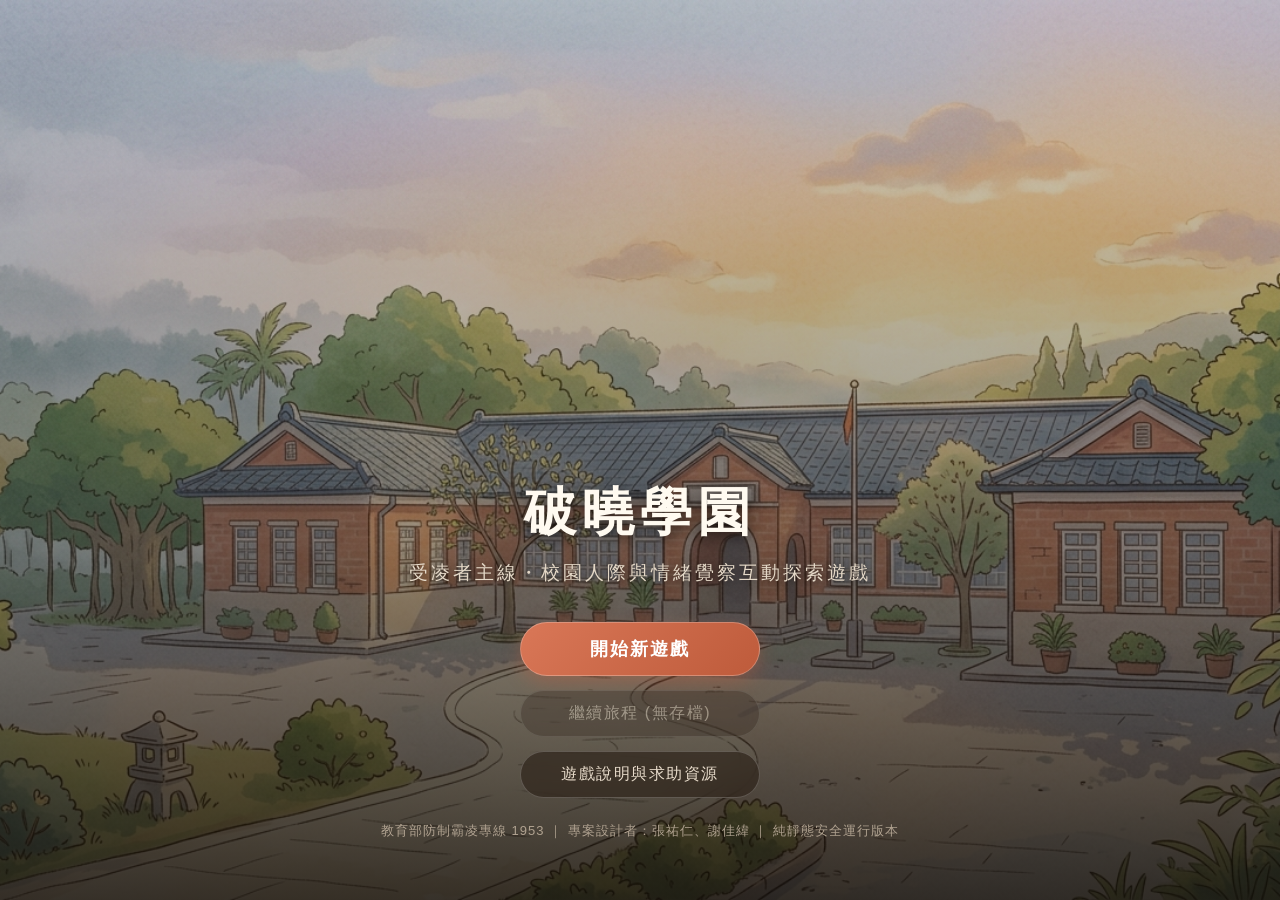
<file: index.html>
<!DOCTYPE html>
<html lang="zh-TW">
<head>
  <meta charset="UTF-8">
  <meta name="viewport" content="width=device-width, initial-scale=1.0, maximum-scale=1.0, user-scalable=no">
  <title>破曉學園 ｜ 校園人際與情緒覺察互動探索遊戲</title>
  <meta name="description" content="教育部防制校園霸凌教育互動探索遊戲，透過受凌者主線視角，引導情緒覺察、自我賦權與求助路徑。">
  <!-- 純淨無外連安全防護：無第三方追蹤器、無廣告代碼、零個資外洩 -->
  <meta http-equiv="Content-Security-Policy" content="default-src 'self' data: blob:; script-src 'self' 'unsafe-inline'; style-src 'self' 'unsafe-inline'; img-src 'self' data: blob:; media-src 'self' data: blob:; connect-src 'self' https://script.google.com https://script.googleusercontent.com data: blob:;">
  <meta http-equiv="X-Content-Type-Options" content="nosniff">
  <meta name="referrer" content="strict-origin-when-cross-origin">
  <link rel="stylesheet" href="style.css?v=20261028_v2">
</head>
<body>

  <!-- 主遊戲容器 (1024x768 保持高畫質繪本比例) -->
  <div id="game-wrapper">

    <!-- 1. 遊戲封面首頁 -->
    <div id="screen-cover" class="screen-panel active" style="background-image: url('角色/封面.png');">
      <div class="cover-content">
        <h1 class="cover-title">破曉學園</h1>
        <p class="cover-subtitle">受凌者主線・校園人際與情緒覺察互動探索遊戲</p>

        <div class="cover-buttons">
          <button id="btn-start-game" class="btn-main">開始新遊戲</button>
          <button id="btn-continue-game" class="btn-sub" disabled>繼續旅程 (無存檔)</button>
          <button id="btn-info" class="btn-sub">遊戲說明與求助資源</button>
        </div>

        <div class="cover-footer">
          教育部防制霸凌專線 1953 ｜ 專案設計者：張祐仁、謝佳緯 ｜ 純靜態安全運行版本
        </div>
      </div>
    </div>

    <!-- 2. 主角造型選擇頁 -->
    <div id="screen-select" class="screen-panel">
      <div class="select-header">
        <h2 class="select-title">選擇你在破曉學園的化身</h2>
        <p class="select-desc">三個角色劇情與數值完全一致，請選擇最符合你心境的外觀造型</p>
      </div>

      <div class="cards-container">
        <!-- 男孩卡片 -->
        <div class="character-card selected" data-gender="boy">
          <div class="card-portrait-box">
            <img src="角色/主角_男孩.png" alt="主角（男孩）" class="card-portrait-img">
          </div>
          <canvas id="preview-boy" class="card-preview-canvas" width="64" height="64"></canvas>
          <h3 class="card-name">主角（男孩）</h3>
          <p class="card-tags">深棕短髮 ｜ 米白制服<br>深藍短褲 ｜ 藍灰雙肩書包</p>
        </div>

        <!-- 女孩卡片 -->
        <div class="character-card" data-gender="girl">
          <div class="card-portrait-box">
            <img src="角色/主角_女孩.png" alt="主角（女孩）" class="card-portrait-img">
          </div>
          <canvas id="preview-girl" class="card-preview-canvas" width="64" height="64"></canvas>
          <h3 class="card-name">主角（女孩）</h3>
          <p class="card-tags">黑茶及肩短髮 ｜ 米白制服<br>深藍百褶裙 ｜ 藍灰雙肩書包</p>
        </div>

        <!-- 中性卡片 -->
        <div class="character-card" data-gender="neutral">
          <div class="card-portrait-box">
            <img src="角色/主角_中性.png" alt="主角（中性）" class="card-portrait-img">
          </div>
          <canvas id="preview-neutral" class="card-preview-canvas" width="64" height="64"></canvas>
          <h3 class="card-name">主角（中性）</h3>
          <p class="card-tags">俐落短髮 ｜ 拼色體育服<br>運動長褲 ｜ 輕快活力邁步</p>
        </div>
      </div>

      <div class="select-footer-actions">
        <button id="btn-back-to-cover" class="btn-sub">返回封面</button>
        <button id="btn-confirm-char" class="btn-main">就決定是你了，開始探索！</button>
      </div>
    </div>

    <!-- 3. 遊戲主畫面 (地圖探索 + HUD + 劇情對話) -->
    <div id="screen-game" class="screen-panel">

      <!-- 頂部五維數值面板 HUD (進入遊戲後才展開) -->
      <div id="hud-bar">
        <div class="hud-location-badge">
          <span id="hud-day" class="hud-day">Day 1 清晨自習</span>
          <span id="hud-scene-name" class="hud-scene-name">S3 班級教室</span>
        </div>

        <!-- 五維數值長條圖 (含增減數值兩秒浮動標籤) -->
        <div class="hud-stats-group">
          <!-- 壓力值 (核心預警) -->
          <div class="stat-item" title="壓力值：過高會引發心神緊繃，達100需進行深呼吸減壓">
            <div class="stat-item-header">
              <span class="stat-name-label">壓力值 <span id="delta-stress" class="stat-delta"></span></span>
              <span id="stat-val-stress">50 / 100</span>
            </div>
            <div class="stat-bar-track">
              <div id="stat-bar-stress" class="stat-bar-fill fill-stress stress-low" style="width: 50%;"></div>
            </div>
          </div>

          <!-- 同儕關係值 -->
          <div class="stat-item" title="同儕關係值">
            <div class="stat-item-header">
              <span class="stat-name-label">同儕關係值 <span id="delta-peer" class="stat-delta"></span></span>
              <span id="stat-val-peer">30 / 100</span>
            </div>
            <div class="stat-bar-track">
              <div id="stat-bar-peer" class="stat-bar-fill fill-peer" style="width: 30%;"></div>
            </div>
          </div>

          <!-- 勇氣值 -->
          <div class="stat-item" title="勇氣值">
            <div class="stat-item-header">
              <span class="stat-name-label">勇氣值 <span id="delta-courage" class="stat-delta"></span></span>
              <span id="stat-val-courage">40 / 100</span>
            </div>
            <div class="stat-bar-track">
              <div id="stat-bar-courage" class="stat-bar-fill fill-courage" style="width: 40%;"></div>
            </div>
          </div>

          <!-- 安全感 -->
          <div class="stat-item" title="安全感">
            <div class="stat-item-header">
              <span class="stat-name-label">安全感 <span id="delta-safety" class="stat-delta"></span></span>
              <span id="stat-val-safety">35 / 100</span>
            </div>
            <div class="stat-bar-track">
              <div id="stat-bar-safety" class="stat-bar-fill fill-safety" style="width: 35%;"></div>
            </div>
          </div>

          <!-- 自我肯定值 -->
          <div class="stat-item" title="自我肯定值">
            <div class="stat-item-header">
              <span class="stat-name-label">自我肯定值 <span id="delta-self" class="stat-delta"></span></span>
              <span id="stat-val-self">30 / 100</span>
            </div>
            <div class="stat-bar-track">
              <div id="stat-bar-self" class="stat-bar-fill fill-self" style="width: 30%;"></div>
            </div>
          </div>
        </div>

        <div class="hud-actions">
          <button id="btn-hud-trophy" class="btn-icon" title="隨時查看五維心靈成長雷達圖" style="background:#fff2d6; border-color:#d49b2d; font-size:16px;">🏆</button>
          <button id="btn-toggle-sound" class="btn-icon" title="切換音效">🔊</button>
          <button id="btn-save" class="btn-icon" title="存檔">💾</button>
          <button id="btn-home" class="btn-icon" title="返回首頁">🏠</button>
        </div>
      </div>

      <!-- 目標指引任務列 (含左上方動態指引黃色箭頭) -->
      <div id="quest-banner">
        <div id="hud-nav-compass" class="nav-compass" title="目標方向指針">
          <div id="nav-arrow-pointer" class="nav-arrow">▲</div>
        </div>
        <span class="quest-badge">🎯 目標指引</span>
        <span id="quest-text" class="quest-text">請依左上角黃色指針，前往發光的座位查看</span>
      </div>

      <!-- 2D 畫布探索視窗 -->
      <div id="canvas-viewport">
        <canvas id="game-canvas"></canvas>
        <div id="interact-prompt">按 [E] 或 [空白鍵] 互動</div>

        <!-- RPG 任務追蹤面板 (畫面右上角，支援收合/展開與點擊地面尋路導航) -->
        <div id="quest-tracker-panel" class="quest-tracker-panel">
          <button id="btn-toggle-quest-panel" class="btn-toggle-quest" title="收合/展開任務日誌">▶</button>
          <div id="quest-toggle-tooltip" class="quest-toggle-tooltip">👈 點此收合/展開</div>
          <div class="quest-panel-inner">
            <div class="quest-panel-header">
              <span class="quest-panel-title">📜 任務日誌・QUEST</span>
            </div>
            <div class="quest-main-section">
              <div class="quest-type-badge">◆ 主線任務</div>
              <div id="quest-tracker-title" class="quest-tracker-title">【主線一】清晨的惡意紙條</div>
              <div id="quest-tracker-desc" class="quest-tracker-desc">清晨教室格外寂靜，走回發光的個人座位，查看桌上被惡作劇留下的嘲笑紙條與垃圾。</div>
              <div class="quest-tracker-meta">
                <div id="quest-tracker-objective" class="quest-tracker-target">▶ 目標：走向座位並按 [E] 檢查</div>
                <div id="quest-tracker-location" class="quest-tracker-loc">▶ 地點：S3 班級教室 (發光處)</div>
              </div>
              <!-- 點擊開啟地面導航路線按鈕 -->
              <button id="btn-quest-navigate" class="btn-quest-navigate" title="在地面浮現前往目標的金色導航路徑">
                <span class="nav-btn-icon">📍</span>
                <span id="nav-btn-text">點擊開啟地面導航路線</span>
              </button>
            </div>
            <div class="quest-side-section">
              <div class="quest-side-badge">◇ 支線任務：校園自由探索</div>
              <div class="quest-side-desc">（目前暫無進行中支線任務）<br>可自由探索校園，或與操場、走廊的路人同學對話交流。</div>
            </div>
          </div>
        </div>
      </div>

      <!-- 行動裝置虛擬按鈕 -->
      <div id="mobile-controls">
        <div class="dpad">
          <div></div>
          <button class="dpad-btn" id="dpad-up">▲</button>
          <div></div>
          <button class="dpad-btn" id="dpad-left">◀</button>
          <div class="dpad-btn" style="background:transparent; border:none;"></div>
          <button class="dpad-btn" id="dpad-right">▶</button>
          <div></div>
          <button class="dpad-btn" id="dpad-down">▼</button>
          <div></div>
        </div>
        <button class="mobile-action-btn" id="btn-mobile-interact">互動</button>
      </div>

      <!-- 視覺小說對話與立繪圖層 -->
      <div id="dialogue-layer">
        <!-- 左右立繪特寫 -->
        <div class="portraits-stage">
          <!-- 左側：主角立繪 -->
          <div id="portrait-player" class="portrait-wrapper active">
            <img id="img-portrait-player" src="角色/主角_男孩.png" alt="主角" class="portrait-img">
          </div>
          <!-- 右側：NPC 立繪 -->
          <div id="portrait-npc" class="portrait-wrapper">
            <img id="img-portrait-npc" src="角色/同學甲.png" alt="對話對象" class="portrait-img">
          </div>
        </div>

        <!-- 對話框本體 -->
        <div class="dialogue-box">
          <div class="dialogue-header-bar">
            <div id="speaker-name" class="speaker-tag">同學甲</div>
          </div>

          <!-- 前情對話滾動回顧區（抉擇時刻顯示，可自由滾動查看） -->
          <div id="dialogue-history-container" class="dialogue-history-container" style="display: none;">
            <div class="dialogue-history-header">📜 前情對話回顧（可滑動查看完整情境）：</div>
            <div id="dialogue-history-list" class="dialogue-history-list"></div>
          </div>

          <div id="dialogue-content" class="dialogue-text">清晨的校園還有點昏暗。你走進教室，發現座位上有一張嘲笑你的紙條。</div>
          <div id="dialogue-prompt" class="dialogue-continue-prompt">點擊或按空白鍵繼續 ▼</div>

          <!-- 選項清單 (A, B, C) -->
          <div id="choices-container" class="choices-container">
            <!-- 動態插入選項 -->
          </div>

          <!-- 結算反饋與心靈小提醒 -->
          <div id="feedback-card" class="feedback-card">
            <div id="stat-changes-list" class="stat-changes-list"></div>
            <div id="mindful-tip-text" class="mindful-tip"></div>
          </div>
        </div>
      </div>

    </div>

    <!-- 4. 壓力過載 4-6 深呼吸減壓小遊戲 Modal -->
    <div id="modal-breathing" class="modal-backdrop">
      <div class="breathing-card">
        <h3 class="breathing-header">心靈停泊處・深呼吸調節</h3>
        <p id="breathing-dialogue" class="breathing-sub">「先坐下來，我們一起慢慢呼吸。你已經很努力了。」</p>

        <div class="breathing-circle-outer">
          <div id="breathing-bubble" class="breathing-circle-inner">吸氣</div>
        </div>

        <div id="breathing-status" class="breathing-progress-text">第 1 / 3 次深呼吸循環（吸氣 4 秒，吐氣 6 秒）</div>
        <button id="btn-finish-breathing" class="btn-main" style="display:none;">平復完成，重返校園</button>
      </div>
    </div>

    <!-- 4. 遊戲大結局結算全螢幕畫面 (精緻雷達圖 + 故事評級 + 數值總覽 + 求助資源) -->
    <div id="screen-ending" class="screen-panel">
      <div class="ending-container">
        <!-- 頂部榮譽標題 (右上角附帶快速返回遊戲按鈕) -->
        <div class="ending-header-section" style="position: relative;">
          <button id="btn-ending-close-x" class="btn-icon" title="關閉並返回遊戲" style="position: absolute; right: 0; top: 0; font-size: 16px; background: #fdf6ec; border-color: #ebdcc5;">✕</button>
          <div id="ending-badge" class="ending-badge">評估完成・陽光破曉</div>
          <h1 id="ending-title" class="ending-main-title">陽光破曉：走出陰霾</h1>
        </div>

        <!-- 雙欄布局：左側心靈故事與數值明細，右側大尺寸雷達圖 -->
        <div class="ending-content-grid">
          <div class="ending-left-col">
            <div class="ending-story-card">
              <h3 class="ending-section-title">🌱 旅程總結與心靈蛻變</h3>
              <p id="ending-story" class="ending-story-text">你在面對同儕困境時展現了勇氣，尋求值得信任的師長支援，重獲安全感與人際信任。</p>
            </div>

            <div class="ending-stats-summary-card">
              <h3 class="ending-section-title">📈 五維心理成長數值總覽</h3>
              <div id="ending-stats-breakdown" class="ending-breakdown-list">
                <!-- 動態注入各項數值條 -->
              </div>
            </div>
          </div>

          <div class="ending-right-col">
            <div class="ending-radar-wrapper">
              <div class="radar-box-title">📊 五維心靈成長雷達圖</div>
              <canvas id="ending-radar-chart" width="380" height="320"></canvas>
              <div class="radar-legend-text">✦ 綜合各指標數值繪製（放鬆度為 100 - 壓力值），呈現面對挑戰的心靈防護傘</div>
            </div>

            <!-- 每日心情日記 (五天橫向心靈時間軸) -->
            <div class="ending-mood-card">
              <div class="ending-section-title" style="margin-bottom: 12px; font-size: 16px;">📅 每日心情日記（五天心靈歷程）</div>
              <div id="ending-mood-timeline" class="ending-mood-timeline">
                <!-- 動態注入 5 天橫排表情與天數 -->
              </div>
            </div>
          </div>
        </div>

        <!-- 結算成果圖卡保存與 Gmail 寄送區塊 -->
        <div class="ending-export-card" style="display: none;">
          <div class="ending-export-header">
            <div class="ending-export-title">💌 收藏我的專屬心靈成長圖卡</div>
            <div class="ending-export-subtitle">將你的五維心靈雷達圖、專屬稱號、心理成長分數與五日心情日記合成為精緻圖卡，可免費寄送到你的 Gmail 信箱保存，或直接下載至裝置！</div>
          </div>
          
          <div class="ending-export-body">
            <!-- Gmail 發送表單 -->
            <div class="export-email-form">
              <div class="email-input-wrap">
                <span class="email-input-icon">📮</span>
                <input type="email" id="input-player-email" class="input-player-email" placeholder="請輸入你的 Gmail 信箱 (例如 student@gmail.com)" autocomplete="email" />
              </div>
              <button id="btn-send-email" class="btn-main btn-export-send">
                <span class="btn-send-icon">📧</span>
                <span id="btn-send-text">寄送成果到我的 Gmail</span>
              </button>
            </div>
            
            <div class="export-divider"><span>或</span></div>
            
            <!-- 本地直接下載按鈕 -->
            <button id="btn-download-card" class="btn-sub btn-export-download">
              <span class="btn-download-icon">📥</span>
              <span id="btn-download-text">直接下載成果圖卡 (PNG)</span>
            </button>
          </div>

          <!-- 寄送狀態即時提示 -->
          <div id="email-send-status" class="email-send-status" style="display: none;"></div>
          <div class="email-privacy-note">🔒 資安與個資保護承諾：本系統僅調用 Google 官方發信服務，寄完即焚，絕不保留、儲存你的 Email，安全無毒。</div>
        </div>

        <!-- 旅程進行中未通關提示 (通關後自動隱藏，展現圖卡領取卡片) -->
        <div id="ending-in-progress-tip" class="ending-in-progress-tip" style="display: none;">
          🔒 <strong>專屬心靈成長圖卡將於完成五日校園探索通關後正式解鎖</strong><br>
          你可以隨時點擊下方「返回遊戲繼續旅程」回到校園中操作與體驗！
        </div>

        <!-- 求助資源與溫暖陪伴 -->
        <div class="helplines-box">
          <div class="helplines-title">🤝 溫暖陪伴與求助資源（永遠有人願意接住你）</div>
          <div class="helpline-item">📞 <strong>教育部防制校園霸凌專線</strong>：1953（24 小時免付費）</div>
          <div class="helpline-item">📞 <strong>衛福部安心專線</strong>：1925（依舊愛我）</div>
          <div class="helpline-item">📞 <strong>兒童福利聯盟諮詢專線</strong>：0800-003-123</div>
        </div>

        <!-- 底部操作按鈕 -->
        <div class="ending-footer-actions">
          <button id="btn-ending-back-to-game" class="btn-sub" style="min-width: 180px; background:#e8f4fd; color:#1b65a5; border-color:#a8d1f2;">◀ 返回遊戲繼續旅程</button>
          <button id="btn-restart-game" class="btn-main" style="min-width: 200px;">重新體驗旅程</button>
          <button id="btn-ending-to-cover" class="btn-sub" style="min-width: 150px;">返回封面首頁</button>
        </div>
      </div>
    </div>

    <!-- 6. 專案說明與資安宣言 Modal -->
    <div id="modal-info" class="modal-backdrop">
      <div class="ending-card" style="max-width: 580px;">
        <h3 class="ending-title" style="font-size:24px; margin-bottom:16px;">《破曉學園》遊戲設計與理念</h3>
        <div style="font-size:14px; line-height:1.8; color:var(--text-sub); text-align:left; margin-bottom:20px;">
          <p>✦ <strong>教育目標</strong>：專為國小中高年級設計之校園探索遊戲，引導受凌學生在面對同儕壓力、言語嘲弄與孤立時，學習非暴力因應、自我情緒調節與尋求信任大人協助。</p>
          <p style="margin-top:8px;">✦ <strong>零資安風險保證</strong>：本遊戲為 100% 純前端靜態程式，不蒐集任何姓名、帳號或個人機敏資料，無病毒與惡意腳本，所有進度僅儲存於本地瀏覽器。</p>
          <p style="margin-top:8px;">✦ <strong>操作方式</strong>：鍵盤 W/A/S/D 或 方向鍵移動，靠近物件或同學按 [E] 或 [空白鍵] 互動；支援手機平板觸控。</p>
        </div>
        <button id="btn-close-info" class="btn-main" style="min-width:180px;">我知道了</button>
      </div>
    </div>

    <!-- 7. 跨天轉場與放學標題卡 Modal (黑底白字・放學鐘聲) -->
    <div id="modal-day-transition" class="transition-backdrop">
      <div class="transition-content">
        <div id="trans-badge" class="trans-badge">第一天・放學</div>
        <h2 id="trans-title" class="trans-title">下課鐘聲響起，今天辛苦了。</h2>
        <p id="trans-subtitle" class="trans-subtitle">收拾好書包，回家好好休息。</p>
        <div id="trans-hint" class="trans-hint">點擊任意處或按空白鍵繼續 ▼</div>
      </div>
    </div>

    <!-- 8. 每日放學轉場心情札記選擇 Modal (六宮格・上3下3去背表情) -->
    <div id="modal-mood-checkin" class="modal-backdrop">
      <div class="mood-checkin-card">
        <div class="mood-checkin-header">
          <span id="mood-checkin-badge" class="mood-checkin-badge">第一天・心靈沉澱</span>
          <h2 id="mood-checkin-title" class="mood-checkin-title">🌱 今天結束了・今天的心情是什麼呢？</h2>
          <p id="mood-checkin-desc" class="mood-checkin-desc">玩完今天的這段經歷，請點選一個最符合你今天感受的表情：</p>
        </div>

        <div id="mood-options-grid" class="mood-options-grid">
          <!-- 上排 3 個 + 下排 3 個去背表情按鈕 -->
          <button class="mood-btn" data-mood="sad" type="button" title="難過委屈">
            <img src="圖片/表情/mood_sad.png" alt="難過委屈" class="mood-btn-img" />
            <span class="mood-btn-name">難過委屈</span>
          </button>
          <button class="mood-btn" data-mood="anxious" type="button" title="緊張害怕">
            <img src="圖片/表情/mood_anxious.png" alt="緊張害怕" class="mood-btn-img" />
            <span class="mood-btn-name">緊張害怕</span>
          </button>
          <button class="mood-btn" data-mood="confused" type="button" title="有些迷茫">
            <img src="圖片/表情/mood_confused.png" alt="有些迷茫" class="mood-btn-img" />
            <span class="mood-btn-name">有些迷茫</span>
          </button>
          <button class="mood-btn" data-mood="relieved" type="button" title="感到安心">
            <img src="圖片/表情/mood_relieved.png" alt="感到安心" class="mood-btn-img" />
            <span class="mood-btn-name">感到安心</span>
          </button>
          <button class="mood-btn" data-mood="warm" type="button" title="溫暖釋懷">
            <img src="圖片/表情/mood_warm.png" alt="溫暖釋懷" class="mood-btn-img" />
            <span class="mood-btn-name">溫暖釋懷</span>
          </button>
          <button class="mood-btn" data-mood="brave" type="button" title="充滿勇氣">
            <img src="圖片/表情/mood_brave.png" alt="充滿勇氣" class="mood-btn-img" />
            <span class="mood-btn-name">充滿勇氣</span>
          </button>
        </div>
      </div>
    </div>

  </div>

  <!-- 載入劇本資料庫與核心遊戲邏輯 (含版本號保證快取即時更新) -->
  <script src="dialogues.js?v=20261024_v1"></script>
  <script src="game.js?v=20261028_v4"></script>
</body>
</html>
</file>
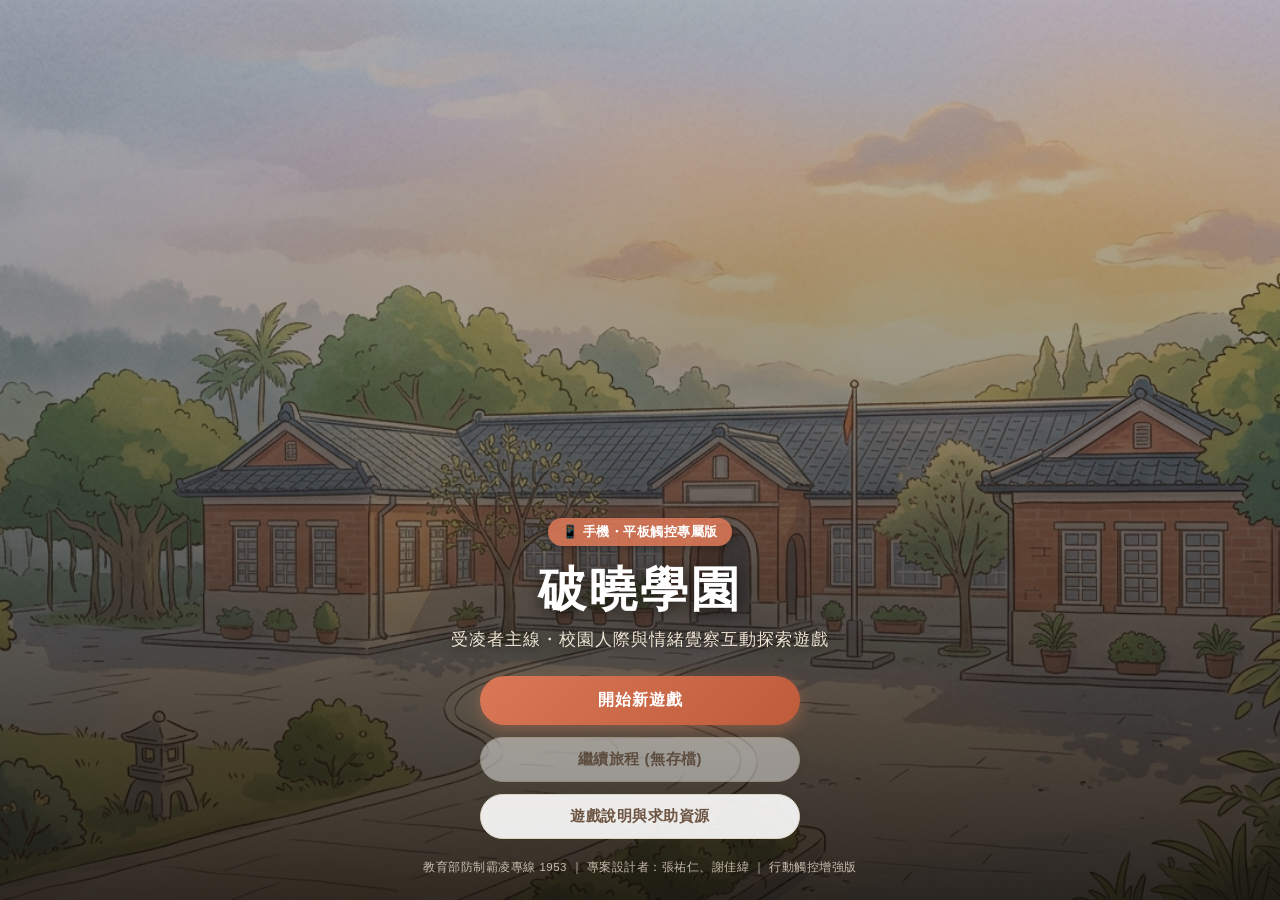
<file: mobile.html>
<!DOCTYPE html>
<html lang="zh-TW">
<head>
  <meta charset="UTF-8">
  <meta name="viewport" content="width=device-width, initial-scale=1.0, maximum-scale=1.0, user-scalable=no, viewport-fit=cover">
  <title>破曉學園 ｜ 手機與平板專用版</title>
  <meta name="description" content="教育部防制校園霸凌教育互動探索遊戲，手機與平板專屬觸控最佳化版本。">
  <!-- 純淨無外連安全防護：無第三方追蹤器、無廣告代碼、零個資外洩 -->
  <meta http-equiv="Content-Security-Policy" content="default-src 'self' data: blob:; script-src 'self' 'unsafe-inline'; style-src 'self' 'unsafe-inline'; img-src 'self' data: blob:; media-src 'self' data: blob:; connect-src 'self' https://script.google.com https://script.googleusercontent.com data: blob:;">
  <meta http-equiv="X-Content-Type-Options" content="nosniff">
  <meta name="referrer" content="strict-origin-when-cross-origin">
  <link rel="stylesheet" href="mobile.css?v=20261028_m1">
</head>
<body>

  <!-- 主遊戲容器 (全螢幕自適應視口) -->
  <div id="game-wrapper">

    <!-- 1. 遊戲封面首頁 -->
    <div id="screen-cover" class="screen-panel active" style="background-image: url('角色/封面.png');">
      <div class="cover-content">
        <div class="cover-device-badge">📱 手機・平板觸控專屬版</div>
        <h1 class="cover-title">破曉學園</h1>
        <p class="cover-subtitle">受凌者主線・校園人際與情緒覺察互動探索遊戲</p>

        <div class="cover-buttons">
          <button id="btn-start-game" class="btn-main">開始新遊戲</button>
          <button id="btn-continue-game" class="btn-sub" disabled>繼續旅程 (無存檔)</button>
          <button id="btn-info" class="btn-sub">遊戲說明與求助資源</button>
        </div>

        <div class="cover-footer">
          教育部防制霸凌專線 1953 ｜ 專案設計者：張祐仁、謝佳緯 ｜ 行動觸控增強版
        </div>
      </div>
    </div>

    <!-- 2. 主角造型選擇頁 (行動端自適應滾動與微縮排版) -->
    <div id="screen-select" class="screen-panel">
      <div class="select-header">
        <h2 class="select-title">選擇你在破曉學園的化身</h2>
        <p class="select-desc">請點選外觀（可雙擊卡片直接開始），三個角色劇情與數值完全一致</p>
      </div>

      <div class="cards-container">
        <!-- 男孩卡片 -->
        <div class="character-card selected" data-gender="boy">
          <div class="card-portrait-box">
            <img src="角色/主角_男孩.png" alt="主角（男孩）" class="card-portrait-img">
          </div>
          <canvas id="preview-boy" class="card-preview-canvas" width="64" height="64"></canvas>
          <h3 class="card-name">主角（男孩）</h3>
          <p class="card-tags">深棕短髮 ｜ 米白制服<br>深藍短褲 ｜ 藍灰雙肩書包</p>
          <div class="card-tap-hint">雙擊直接出發 ➜</div>
        </div>

        <!-- 女孩卡片 -->
        <div class="character-card" data-gender="girl">
          <div class="card-portrait-box">
            <img src="角色/主角_女孩.png" alt="主角（女孩）" class="card-portrait-img">
          </div>
          <canvas id="preview-girl" class="card-preview-canvas" width="64" height="64"></canvas>
          <h3 class="card-name">主角（女孩）</h3>
          <p class="card-tags">黑茶及肩短髮 ｜ 米白制服<br>深藍百褶裙 ｜ 藍灰雙肩書包</p>
          <div class="card-tap-hint">雙擊直接出發 ➜</div>
        </div>

        <!-- 中性卡片 -->
        <div class="character-card" data-gender="neutral">
          <div class="card-portrait-box">
            <img src="角色/主角_中性.png" alt="主角（中性）" class="card-portrait-img">
          </div>
          <canvas id="preview-neutral" class="card-preview-canvas" width="64" height="64"></canvas>
          <h3 class="card-name">主角（中性）</h3>
          <p class="card-tags">俐落短髮 ｜ 拼色體育服<br>運動長褲 ｜ 輕快活力邁步</p>
          <div class="card-tap-hint">雙擊直接出發 ➜</div>
        </div>
      </div>

      <div class="select-footer-actions">
        <button id="btn-back-to-cover" class="btn-sub">返回封面</button>
        <button id="btn-confirm-char" class="btn-main">就決定是你了，開始探索！</button>
      </div>
    </div>

    <!-- 3. 遊戲主畫面 (地圖探索 + HUD + 劇情對話) -->
    <div id="screen-game" class="screen-panel">

      <!-- 頂部五維數值面板 HUD (含行動端抽屜展開機制) -->
      <div id="hud-bar">
        <div class="hud-location-badge">
          <span id="hud-day" class="hud-day">Day 1 清晨自習</span>
          <span id="hud-scene-name" class="hud-scene-name">S3 班級教室</span>
        </div>

        <!-- 行動端精簡核心數值膠囊 (點擊可展開完整五維面板) -->
        <div id="hud-stress-capsule" class="hud-stress-capsule" title="點擊查看完整五維心理數值">
          <span class="capsule-label">壓力</span>
          <div class="capsule-bar-track">
            <div id="capsule-bar-fill" class="capsule-bar-fill fill-stress stress-low" style="width: 50%;"></div>
          </div>
          <span id="capsule-stress-val" class="capsule-val">50</span>
          <span class="capsule-expand-icon">▼</span>
        </div>

        <!-- 五維數值長條圖 (電腦/平板展開檢視) -->
        <div id="hud-stats-group" class="hud-stats-group">
          <!-- 壓力值 (核心預警) -->
          <div class="stat-item" title="壓力值：過高會引發心神緊繃，達100需進行深呼吸減壓">
            <div class="stat-item-header">
              <span class="stat-name-label">壓力值 <span id="delta-stress" class="stat-delta"></span></span>
              <span id="stat-val-stress">50 / 100</span>
            </div>
            <div class="stat-bar-track">
              <div id="stat-bar-stress" class="stat-bar-fill fill-stress stress-low" style="width: 50%;"></div>
            </div>
          </div>

          <!-- 同儕關係值 -->
          <div class="stat-item" title="同儕關係值">
            <div class="stat-item-header">
              <span class="stat-name-label">同儕關係值 <span id="delta-peer" class="stat-delta"></span></span>
              <span id="stat-val-peer">30 / 100</span>
            </div>
            <div class="stat-bar-track">
              <div id="stat-bar-peer" class="stat-bar-fill fill-peer" style="width: 30%;"></div>
            </div>
          </div>

          <!-- 勇氣值 -->
          <div class="stat-item" title="勇氣值">
            <div class="stat-item-header">
              <span class="stat-name-label">勇氣值 <span id="delta-courage" class="stat-delta"></span></span>
              <span id="stat-val-courage">40 / 100</span>
            </div>
            <div class="stat-bar-track">
              <div id="stat-bar-courage" class="stat-bar-fill fill-courage" style="width: 40%;"></div>
            </div>
          </div>

          <!-- 安全感 -->
          <div class="stat-item" title="安全感">
            <div class="stat-item-header">
              <span class="stat-name-label">安全感 <span id="delta-safety" class="stat-delta"></span></span>
              <span id="stat-val-safety">35 / 100</span>
            </div>
            <div class="stat-bar-track">
              <div id="stat-bar-safety" class="stat-bar-fill fill-safety" style="width: 35%;"></div>
            </div>
          </div>

          <!-- 自我肯定值 -->
          <div class="stat-item" title="自我肯定值">
            <div class="stat-item-header">
              <span class="stat-name-label">自我肯定值 <span id="delta-self" class="stat-delta"></span></span>
              <span id="stat-val-self">30 / 100</span>
            </div>
            <div class="stat-bar-track">
              <div id="stat-bar-self" class="stat-bar-fill fill-self" style="width: 30%;"></div>
            </div>
          </div>
        </div>

        <div class="hud-actions">
          <button id="btn-hud-trophy" class="btn-icon" title="隨時查看五維心靈成長雷達圖" style="background:#fff2d6; border-color:#d49b2d; font-size:16px;">🏆</button>
          <button id="btn-toggle-sound" class="btn-icon" title="切換音效">🔊</button>
          <button id="btn-home" class="btn-icon" title="返回首頁">🏠</button>
        </div>
      </div>

      <!-- 目標指引任務列 (含左上方動態指引黃色箭頭) -->
      <div id="quest-banner">
        <div id="hud-nav-compass" class="nav-compass" title="目標方向指針">
          <div id="nav-arrow-pointer" class="nav-arrow">▲</div>
        </div>
        <span class="quest-badge">🎯 目標指引</span>
        <span id="quest-text" class="quest-text">請依左上角黃色指針，前往發光的座位查看</span>
      </div>

      <!-- 2D 畫布探索視窗 (支援點擊地面尋路走動) -->
      <div id="canvas-viewport">
        <canvas id="game-canvas"></canvas>
        <div id="interact-prompt">靠近目標，點擊右下角【互動】</div>

        <!-- 點擊地面移動的波紋漣漪回饋指示器 -->
        <div id="tap-destination-indicator" class="tap-destination-indicator"></div>

        <!-- RPG 任務追蹤面板 (行動端支援收合/展開) -->
        <div id="quest-tracker-panel" class="quest-tracker-panel collapsed">
          <button id="btn-toggle-quest-panel" class="btn-toggle-quest" title="收合/展開任務日誌">📜</button>
          <div id="quest-toggle-tooltip" style="display: none;"></div>
          <div class="quest-panel-inner">
            <div class="quest-panel-header">
              <span class="quest-panel-title">📜 任務日誌・QUEST</span>
            </div>
            <div class="quest-main-section">
              <div class="quest-type-badge">◆ 主線任務</div>
              <div id="quest-tracker-title" class="quest-tracker-title">【主線一】清晨的惡意紙條</div>
              <div id="quest-tracker-desc" class="quest-tracker-desc">清晨教室格外寂靜，走回發光的個人座位，查看桌上被惡作劇留下的嘲笑紙條與垃圾。</div>
              <div class="quest-tracker-meta">
                <div id="quest-tracker-objective" class="quest-tracker-target">▶ 目標：走向座位並點擊【互動】檢查</div>
                <div id="quest-tracker-location" class="quest-tracker-loc">▶ 地點：S3 班級教室 (發光處)</div>
              </div>
              <!-- 點擊開啟地面導航路線按鈕 -->
              <button id="btn-quest-navigate" class="btn-quest-navigate" title="在地面浮現前往目標的金色導航路徑">
                <span class="nav-btn-icon">📍</span>
                <span id="nav-btn-text">點擊開啟地面導航路線</span>
              </button>
            </div>
            <div class="quest-side-section">
              <div class="quest-side-badge">◇ 觸控操作提示</div>
              <div class="quest-side-desc">👉 <strong>點擊地面任意處</strong>：主角自動走過去<br>🕹️ <strong>左下角方向鍵</strong>：按住或滑動控制移動<br>✨ <strong>右下角互動鍵</strong>：靠近發光點或同學即可對話</div>
            </div>
          </div>
        </div>
      </div>

      <!-- 行動裝置虛擬按鈕 (常駐支援平板與手機，滑動防暴衝) -->
      <div id="mobile-controls">
        <div class="dpad" id="virtual-dpad">
          <div></div>
          <button class="dpad-btn" id="dpad-up" data-dir="up">▲</button>
          <div></div>
          <button class="dpad-btn" id="dpad-left" data-dir="left">◀</button>
          <div class="dpad-center-pad">●</div>
          <button class="dpad-btn" id="dpad-right" data-dir="right">▶</button>
          <div></div>
          <button class="dpad-btn" id="dpad-down" data-dir="down">▼</button>
          <div></div>
        </div>
        <button class="mobile-action-btn" id="btn-mobile-interact">互動</button>
      </div>

      <!-- 視覺小說對話與立繪圖層 (行動端全螢幕點擊推進與滾動防切斷) -->
      <div id="dialogue-layer">
        <!-- 左右立繪特寫 -->
        <div class="portraits-stage">
          <!-- 左側：主角立繪 -->
          <div id="portrait-player" class="portrait-wrapper active">
            <img id="img-portrait-player" src="角色/主角_男孩.png" alt="主角" class="portrait-img">
          </div>
          <!-- 右側：NPC 立繪 -->
          <div id="portrait-npc" class="portrait-wrapper">
            <img id="img-portrait-npc" src="角色/同學甲.png" alt="對話對象" class="portrait-img">
          </div>
        </div>

        <!-- 對話框本體 (支援垂直滾動，確保選項 C 絕不被截斷) -->
        <div class="dialogue-box" id="dialogue-box">
          <div class="dialogue-header-bar">
            <div id="speaker-name" class="speaker-tag">同學甲</div>
          </div>

          <!-- 前情對話滾動回顧區（抉擇時刻顯示，可自由滾動查看） -->
          <div id="dialogue-history-container" class="dialogue-history-container" style="display: none;">
            <div class="dialogue-history-header">📜 前情對話回顧（可滑動查看完整情境）：</div>
            <div id="dialogue-history-list" class="dialogue-history-list"></div>
          </div>

          <div id="dialogue-content" class="dialogue-text">清晨的校園還有點昏暗。你走進教室，發現座位上有一張嘲笑你的紙條。</div>
          <div id="dialogue-prompt" class="dialogue-continue-prompt">點擊任意處繼續 ▼</div>

          <!-- 選項清單 (A, B, C) -->
          <div id="choices-container" class="choices-container">
            <!-- 動態插入選項 -->
          </div>

          <!-- 結算反饋與心靈小提醒 -->
          <div id="feedback-card" class="feedback-card">
            <div id="stat-changes-list" class="stat-changes-list"></div>
            <div id="mindful-tip-text" class="mindful-tip"></div>
          </div>
        </div>
      </div>

    </div>

    <!-- 4. 壓力過載 4-6 深呼吸減壓小遊戲 Modal -->
    <div id="modal-breathing" class="modal-backdrop">
      <div class="breathing-card">
        <h3 class="breathing-header">心靈停泊處・深呼吸調節</h3>
        <p id="breathing-dialogue" class="breathing-sub">「先坐下來，我們一起慢慢呼吸。你已經很努力了。」</p>

        <div class="breathing-circle-outer">
          <div id="breathing-bubble" class="breathing-circle-inner">吸氣</div>
        </div>

        <div id="breathing-status" class="breathing-progress-text">第 1 / 3 次深呼吸循環（吸氣 4 秒，吐氣 6 秒）</div>
        <button id="btn-finish-breathing" class="btn-main" style="display:none;">平復完成，重返校園</button>
      </div>
    </div>

    <!-- 5. 遊戲大結局結算全螢幕畫面 (行動端自適應單欄流 + 響應式雷達圖) -->
    <div id="screen-ending" class="screen-panel">
      <div class="ending-container">
        <!-- 頂部榮譽標題 (右上角附帶快速返回遊戲按鈕) -->
        <div class="ending-header-section" style="position: relative;">
          <button id="btn-ending-close-x" class="btn-icon" title="關閉並返回遊戲" style="position: absolute; right: 0; top: 0; font-size: 16px; background: #fdf6ec; border-color: #ebdcc5;">✕</button>
          <div id="ending-badge" class="ending-badge">評估完成・陽光破曉</div>
          <h1 id="ending-title" class="ending-main-title">陽光破曉：走出陰霾</h1>
        </div>

        <!-- 自適應單欄／雙欄排版 -->
        <div class="ending-content-grid">
          <div class="ending-left-col">
            <div class="ending-story-card">
              <h3 class="ending-section-title">🌱 旅程總結與心靈蛻變</h3>
              <p id="ending-story" class="ending-story-text">你在面對同儕困境時展現了勇氣，尋求值得信任的師長支援，重獲安全感與人際信任。</p>
            </div>

            <div class="ending-stats-summary-card">
              <h3 class="ending-section-title">📈 五維心理成長數值總覽</h3>
              <div id="ending-stats-breakdown" class="ending-breakdown-list">
                <!-- 動態注入各項數值條 -->
              </div>
            </div>
          </div>

          <div class="ending-right-col">
            <div class="ending-radar-wrapper">
              <div class="radar-box-title">📊 五維心靈成長雷達圖</div>
              <div class="radar-canvas-container">
                <canvas id="ending-radar-chart" width="380" height="320"></canvas>
              </div>
              <div class="radar-legend-text">✦ 綜合各指標數值繪製（放鬆度為 100 - 壓力值），呈現面對挑戰的心靈防護傘</div>
            </div>

            <!-- 每日心情日記 (支援觸控滑動) -->
            <div class="ending-mood-card">
              <div class="ending-section-title" style="margin-bottom: 12px; font-size: 16px;">📅 每日心情日記（五天心靈歷程）</div>
              <div class="timeline-scroll-wrapper">
                <div id="ending-mood-timeline" class="ending-mood-timeline">
                  <!-- 動態注入 5 天橫排表情與天數 -->
                </div>
              </div>
            </div>
          </div>
        </div>

        <!-- 結算成果圖卡保存與 Gmail 寄送區塊 (正式通關後自動解鎖) -->
        <div class="ending-export-card" style="display: none;">
          <div class="ending-export-header">
            <div class="ending-export-title">💌 收藏我的專屬心靈成長圖卡</div>
            <div class="ending-export-subtitle">將你的五維心靈雷達圖、專屬稱號、心理成長分數與五日心情日記合成為精緻圖卡，可免費寄送到你的 Gmail 信箱保存，或直接下載至裝置！</div>
          </div>
          
          <div class="ending-export-body">
            <!-- Gmail 發送表單 -->
            <div class="export-email-form">
              <div class="email-input-wrap">
                <span class="email-input-icon">📮</span>
                <input type="email" id="input-player-email" class="input-player-email" placeholder="請輸入你的 Gmail 信箱 (例如 student@gmail.com)" autocomplete="email" />
              </div>
              <button id="btn-send-email" class="btn-main btn-export-send">
                <span class="btn-send-icon">📧</span>
                <span id="btn-send-text">寄送成果到我的 Gmail</span>
              </button>
            </div>
            
            <div class="export-divider"><span>或</span></div>
            
            <!-- 本地直接下載按鈕 -->
            <button id="btn-download-card" class="btn-sub btn-export-download">
              <span class="btn-download-icon">📥</span>
              <span id="btn-download-text">直接下載成果圖卡 (PNG)</span>
            </button>
          </div>

          <!-- 寄送狀態即時提示 -->
          <div id="email-send-status" class="email-send-status" style="display: none;"></div>
          <div class="email-privacy-note">🔒 資安與個資保護承諾：本系統僅調用 Google 官方發信服務，寄完即焚，絕不保留、儲存你的 Email，安全無毒。</div>
        </div>

        <!-- 旅程進行中未通關提示 (通關後自動隱藏，展現圖卡領取卡片) -->
        <div id="ending-in-progress-tip" class="ending-in-progress-tip" style="display: none;">
          🔒 <strong>專屬心靈成長圖卡將於完成五日校園探索通關後正式解鎖</strong><br>
          你可以隨時點擊下方「返回遊戲繼續旅程」回到校園中操作與體驗！
        </div>

        <!-- 求助資源與溫暖陪伴 -->
        <div class="helplines-box">
          <div class="helplines-title">🤝 溫暖陪伴與求助資源（永遠有人願意接住你）</div>
          <div class="helpline-item">📞 <strong>教育部防制校園霸凌專線</strong>：1953（24 小時免付費）</div>
          <div class="helpline-item">📞 <strong>衛福部安心專線</strong>：1925（依舊愛我）</div>
          <div class="helpline-item">📞 <strong>兒童福利聯盟諮詢專線</strong>：0800-003-123</div>
        </div>

        <!-- 底部操作按鈕 -->
        <div class="ending-footer-actions">
          <button id="btn-ending-back-to-game" class="btn-sub" style="min-width: 170px; background:#e8f4fd; color:#1b65a5; border-color:#a8d1f2;">◀ 返回遊戲繼續旅程</button>
          <button id="btn-restart-game" class="btn-main" style="min-width: 180px;">重新體驗旅程</button>
          <button id="btn-ending-to-cover" class="btn-sub" style="min-width: 140px;">返回封面首頁</button>
        </div>
      </div>
    </div>

    <!-- 6. 專案說明與資安宣言 Modal -->
    <div id="modal-info" class="modal-backdrop">
      <div class="ending-card" style="max-width: 580px;">
        <h3 class="ending-title" style="font-size:22px; margin-bottom:14px;">《破曉學園》遊戲設計與理念</h3>
        <div style="font-size:13.5px; line-height:1.8; color:var(--text-sub); text-align:left; margin-bottom:18px;">
          <p>✦ <strong>教育目標</strong>：專為國小中高年級設計之校園探索遊戲，引導受凌學生在面對同儕壓力、言語嘲弄與孤立時，學習非暴力因應、自我情緒調節與尋求信任大人協助。</p>
          <p style="margin-top:8px;">✦ <strong>零資安風險保證</strong>：本遊戲為 100% 純前端靜態程式，不蒐集任何姓名、帳號或個人機敏資料，無病毒與惡意腳本，所有進度僅儲存於本地瀏覽器。</p>
          <p style="margin-top:8px;">✦ <strong>觸控操作指引</strong>：可點擊地面任意處尋路移動，或使用左下角虛擬方向鍵；靠近對話目標點擊右下角【互動】按鈕；點擊對話框任意處可推進劇情。</p>
        </div>
        <button id="btn-close-info" class="btn-main" style="min-width:160px;">我知道了</button>
      </div>
    </div>

    <!-- 7. 跨天轉場與放學標題卡 Modal (黑底白字・放學鐘聲) -->
    <div id="modal-day-transition" class="transition-backdrop">
      <div class="transition-content">
        <div id="trans-badge" class="trans-badge">第一天・放學</div>
        <h2 id="trans-title" class="trans-title">下課鐘聲響起，今天辛苦了。</h2>
        <p id="trans-subtitle" class="trans-subtitle">收拾好書包，回家好好休息。</p>
        <div id="trans-hint" class="trans-hint">點擊任意處繼續 ▼</div>
      </div>
    </div>

    <!-- 8. 每日放學轉場心情札記選擇 Modal (六宮格・上3下3去背表情) -->
    <div id="modal-mood-checkin" class="modal-backdrop">
      <div class="mood-checkin-card">
        <div class="mood-checkin-header">
          <span id="mood-checkin-badge" class="mood-checkin-badge">第一天・心靈沉澱</span>
          <h2 id="mood-checkin-title" class="mood-checkin-title">🌱 今天結束了・今天的心情是什麼呢？</h2>
          <p id="mood-checkin-desc" class="mood-checkin-desc">玩完今天的這段經歷，請點選一個最符合你今天感受的表情：</p>
        </div>

        <div id="mood-options-grid" class="mood-options-grid">
          <!-- 上排 3 個 + 下排 3 個去背表情按鈕 -->
          <button class="mood-btn" data-mood="sad" type="button" title="難過委屈">
            <img src="圖片/表情/mood_sad.png" alt="難過委屈" class="mood-btn-img" />
            <span class="mood-btn-name">難過委屈</span>
          </button>
          <button class="mood-btn" data-mood="anxious" type="button" title="緊張害怕">
            <img src="圖片/表情/mood_anxious.png" alt="緊張害怕" class="mood-btn-img" />
            <span class="mood-btn-name">緊張害怕</span>
          </button>
          <button class="mood-btn" data-mood="confused" type="button" title="有些迷茫">
            <img src="圖片/表情/mood_confused.png" alt="有些迷茫" class="mood-btn-img" />
            <span class="mood-btn-name">有些迷茫</span>
          </button>
          <button class="mood-btn" data-mood="relieved" type="button" title="感到安心">
            <img src="圖片/表情/mood_relieved.png" alt="感到安心" class="mood-btn-img" />
            <span class="mood-btn-name">感到安心</span>
          </button>
          <button class="mood-btn" data-mood="warm" type="button" title="溫暖釋懷">
            <img src="圖片/表情/mood_warm.png" alt="溫暖釋懷" class="mood-btn-img" />
            <span class="mood-btn-name">溫暖釋懷</span>
          </button>
          <button class="mood-btn" data-mood="brave" type="button" title="充滿勇氣">
            <img src="圖片/表情/mood_brave.png" alt="充滿勇氣" class="mood-btn-img" />
            <span class="mood-btn-name">充滿勇氣</span>
          </button>
        </div>
      </div>
    </div>

  </div>

  <!-- 載入共用劇本資料庫與行動端專屬核心遊戲邏輯 -->
  <script src="dialogues.js?v=20261024_v1"></script>
  <script src="mobile.js?v=20261028_m1"></script>
</body>
</html>
</file>
<file: style.css>
/* 《破曉學園》 核心樣式表 (style.css) */
/* 溫潤平塗水彩繪本風格 ｜ 響應式佈局 ｜ 零外連純淨設計 */

:root {
  --bg-parchment: #f7f4ea;
  --bg-card: rgba(255, 255, 255, 0.92);
  --border-soft: #dcd4c3;
  --text-main: #3d342d;
  --text-sub: #786c5e;
  --text-light: #9c8e7e;

  /* 主題色 */
  --primary-warm: #d97757;       /* 晨曦暖橘 */
  --primary-hover: #c46445;
  --primary-tea: #5b8266;        /* 沉穩鼠尾草綠 */
  --primary-wood: #6e5543;       /* 溫和木質褐 */
  --accent-amber: #e6a147;

  /* 五維數值條顏色 */
  --stat-stress-low: #5b9e69;    /* 壓力平穩綠 */
  --stat-stress-mid: #e5983c;    /* 壓力警戒橘 */
  --stat-stress-high: #d64545;   /* 壓力危險紅 */
  --stat-peer: #4c82b8;          /* 同儕關係藍 */
  --stat-courage: #d98a2b;       /* 勇氣金黃 */
  --stat-safety: #42997e;        /* 安全感薄荷綠 */
  --stat-self: #8c60a8;          /* 自我肯定紫 */

  --font-family: -apple-system, BlinkMacSystemFont, "PingFang TC", "Microsoft JhengHei", "Noto Sans TC", sans-serif;
  --shadow-sm: 0 2px 8px rgba(60, 48, 38, 0.08);
  --shadow-md: 0 6px 20px rgba(60, 48, 38, 0.12);
  --shadow-lg: 0 12px 36px rgba(60, 48, 38, 0.2);
}

* {
  box-sizing: border-box;
  margin: 0;
  padding: 0;
  user-select: none;
  -webkit-user-select: none;
}

body {
  background-color: var(--bg-parchment);
  font-family: var(--font-family);
  color: var(--text-main);
  display: flex;
  justify-content: center;
  align-items: center;
  width: 100vw;
  height: 100vh;
  margin: 0;
  padding: 0;
  overflow: hidden;
}

/* 主遊戲外框容器 (滿版全螢幕，徹底消除黑邊) */
#game-wrapper {
  position: relative;
  width: 100vw;
  height: 100vh;
  max-width: 100vw;
  max-height: 100vh;
  background: var(--bg-parchment);
  border-radius: 0;
  overflow: hidden;
  box-shadow: none;
  display: flex;
  flex-direction: column;
}

/* 畫面全螢幕切換面板共通類別 */
.screen-panel {
  position: absolute;
  top: 0;
  left: 0;
  width: 100%;
  height: 100%;
  display: none;
  flex-direction: column;
  z-index: 10;
  background: var(--bg-parchment);
}

.screen-panel.active {
  display: flex;
}

/* ==========================================================================
   1. 封面首頁畫面 (#screen-cover)
   ========================================================================== */
#screen-cover {
  background-size: cover;
  background-position: center;
  position: relative;
  justify-content: flex-end;
  align-items: center;
  padding-bottom: 60px;
}

#screen-cover::before {
  content: '';
  position: absolute;
  top: 0;
  left: 0;
  right: 0;
  bottom: 0;
  background: linear-gradient(180deg, rgba(20, 16, 12, 0.15) 0%, rgba(30, 24, 18, 0.45) 60%, rgba(20, 15, 10, 0.85) 100%);
  pointer-events: none;
}

.cover-content {
  position: relative;
  z-index: 2;
  text-align: center;
  color: #fff;
  max-width: 640px;
  animation: fadeIn 1.2s ease-out;
}

.cover-title {
  font-size: 52px;
  font-weight: 700;
  letter-spacing: 6px;
  margin-bottom: 12px;
  text-shadow: 0 4px 16px rgba(0, 0, 0, 0.6);
  color: #fffaf0;
}

.cover-subtitle {
  font-size: 19px;
  font-weight: 400;
  letter-spacing: 3px;
  color: #e4d8c7;
  margin-bottom: 36px;
  text-shadow: 0 2px 8px rgba(0, 0, 0, 0.5);
}

.cover-buttons {
  display: flex;
  flex-direction: column;
  gap: 14px;
  align-items: center;
}

.btn-main {
  min-width: 240px;
  padding: 14px 28px;
  font-size: 18px;
  font-weight: 600;
  letter-spacing: 2px;
  color: #fff;
  background: linear-gradient(135deg, var(--primary-warm) 0%, #be5b3b 100%);
  border: 1px solid rgba(255, 255, 255, 0.25);
  border-radius: 30px;
  cursor: pointer;
  box-shadow: 0 6px 18px rgba(190, 91, 59, 0.4);
  transition: all 0.25s ease;
}

.btn-main:hover {
  transform: translateY(-2px);
  box-shadow: 0 8px 24px rgba(190, 91, 59, 0.6);
  background: linear-gradient(135deg, #e38365 0%, #c86140 100%);
}

.btn-main:active {
  transform: translateY(1px);
}

.btn-sub {
  min-width: 240px;
  padding: 12px 24px;
  font-size: 16px;
  font-weight: 500;
  letter-spacing: 1.5px;
  color: #e8dccb;
  background: rgba(45, 35, 25, 0.65);
  backdrop-filter: blur(8px);
  border: 1px solid rgba(255, 255, 255, 0.2);
  border-radius: 30px;
  cursor: pointer;
  transition: all 0.25s ease;
}

.btn-sub:hover:not(:disabled) {
  background: rgba(60, 48, 35, 0.85);
  color: #fff;
  border-color: rgba(255, 255, 255, 0.4);
}

.btn-sub:disabled {
  opacity: 0.45;
  cursor: not-allowed;
}

.cover-footer {
  margin-top: 24px;
  font-size: 13px;
  color: #b0a290;
  letter-spacing: 1px;
}

/* ==========================================================================
   2. 角色選擇畫面 (#screen-select)
   ========================================================================== */
#screen-select {
  padding: 36px 40px;
  background: #fbf9f4;
  justify-content: space-between;
  align-items: center;
}

.select-header {
  text-align: center;
}

.select-title {
  font-size: 32px;
  font-weight: 700;
  color: var(--primary-wood);
  letter-spacing: 2px;
  margin-bottom: 8px;
}

.select-desc {
  font-size: 16px;
  color: var(--text-sub);
  letter-spacing: 1px;
}

.cards-container {
  display: flex;
  gap: 28px;
  justify-content: center;
  align-items: stretch;
  width: 100%;
  max-width: 900px;
  margin: 20px 0;
}

.character-card {
  flex: 1;
  background: var(--bg-card);
  border: 2px solid var(--border-soft);
  border-radius: 16px;
  padding: 20px;
  display: flex;
  flex-direction: column;
  align-items: center;
  cursor: pointer;
  transition: all 0.3s cubic-bezier(0.25, 0.8, 0.25, 1);
  box-shadow: var(--shadow-sm);
  position: relative;
  overflow: hidden;
}

.character-card:hover {
  transform: translateY(-6px);
  border-color: var(--primary-warm);
  box-shadow: var(--shadow-md);
}

.character-card.selected {
  border-color: var(--primary-warm);
  background: #fffbf7;
  box-shadow: 0 8px 24px rgba(217, 119, 87, 0.25);
  transform: translateY(-6px);
}

.character-card.selected::after {
  content: '✓ 已選擇';
  position: absolute;
  top: 12px;
  right: 12px;
  background: var(--primary-warm);
  color: #fff;
  font-size: 12px;
  font-weight: 600;
  padding: 3px 10px;
  border-radius: 12px;
  letter-spacing: 1px;
}

.card-portrait-box {
  width: 140px;
  height: 140px;
  border-radius: 50%;
  overflow: hidden;
  border: 3px solid #efe8da;
  background: #ede6d6;
  margin-bottom: 14px;
  box-shadow: inset 0 2px 6px rgba(0,0,0,0.08);
}

.card-portrait-img {
  width: 100%;
  height: 100%;
  object-fit: cover;
}

.card-name {
  font-size: 20px;
  font-weight: 700;
  color: var(--text-main);
  margin-bottom: 8px;
}

.card-preview-canvas {
  width: 64px;
  height: 64px;
  background: rgba(225, 218, 203, 0.4);
  border-radius: 10px;
  margin: 6px 0 10px;
}

.card-tags {
  font-size: 13px;
  color: var(--text-sub);
  line-height: 1.5;
  text-align: center;
}

.select-footer-actions {
  display: flex;
  gap: 20px;
}

/* ==========================================================================
   3. 遊戲主畫面 (#screen-game)
   ========================================================================== */
#screen-game {
  position: relative;
  width: 100%;
  height: 100%;
  display: none;
  background: var(--bg-parchment);
}

#screen-game.active {
  display: flex;
  flex-direction: column;
}

/* 頂部五維數值 HUD (進入遊戲後才展開) */
#hud-bar {
  position: absolute;
  top: 0;
  left: 0;
  width: 100%;
  height: 64px;
  background: rgba(250, 247, 240, 0.96);
  backdrop-filter: blur(10px);
  border-bottom: 1px solid var(--border-soft);
  z-index: 50;
  display: flex;
  align-items: center;
  justify-content: space-between;
  padding: 0 20px;
  box-shadow: 0 4px 16px rgba(40, 30, 20, 0.08);
  transform: translateY(-100%);
  transition: transform 0.6s cubic-bezier(0.16, 1, 0.3, 1);
}

#hud-bar.visible {
  transform: translateY(0);
}

/* 目標指引任務列 */
#quest-banner {
  position: absolute;
  top: 74px;
  left: 20px;
  z-index: 45;
  background: rgba(255, 252, 245, 0.94);
  backdrop-filter: blur(8px);
  border: 1.5px solid #dfd5c2;
  border-radius: 20px;
  padding: 6px 16px;
  display: flex;
  align-items: center;
  gap: 8px;
  box-shadow: 0 4px 14px rgba(60, 48, 38, 0.08);
  animation: fadeIn 0.4s ease;
}

.quest-badge {
  font-size: 12px;
  font-weight: 700;
  color: var(--primary-warm);
  letter-spacing: 0.5px;
}

.quest-text {
  font-size: 13px;
  font-weight: 600;
  color: var(--text-main);
}

/* 左上方導航羅盤與黃色指針箭頭 (單一箭頭動態旋轉指引) */
.nav-compass {
  width: 26px;
  height: 26px;
  border-radius: 50%;
  background: #fdf8ee;
  border: 1.5px solid #d8a84e;
  box-shadow: 0 0 8px rgba(216, 168, 78, 0.45);
  display: flex;
  align-items: center;
  justify-content: center;
  flex-shrink: 0;
}

.nav-arrow {
  color: #df9824;
  font-size: 14px;
  font-weight: 900;
  line-height: 1;
  transition: transform 0.12s ease-out;
  transform-origin: center center;
  filter: drop-shadow(0 1px 2px rgba(180, 100, 20, 0.4));
}


.hud-location-badge {
  display: flex;
  flex-direction: column;
  min-width: 140px;
}

.hud-day {
  font-size: 14px;
  font-weight: 700;
  color: var(--primary-wood);
  letter-spacing: 1px;
}

.hud-scene-name {
  font-size: 12px;
  color: var(--text-sub);
}

.hud-stats-group {
  display: flex;
  gap: 8px;
  align-items: center;
  flex: 1;
  justify-content: center;
  max-width: 780px;
}

.stat-item {
  display: flex;
  flex-direction: column;
  flex: 1;
  min-width: 105px;
}

.stat-item-header {
  display: flex;
  justify-content: space-between;
  align-items: center;
  font-size: 12.5px;
  font-weight: 700;
  margin-bottom: 4px;
  color: var(--text-sub);
  white-space: nowrap;
  gap: 4px;
}

.stat-name-label {
  display: flex;
  align-items: center;
  font-size: 12.5px;
  font-weight: 700;
  color: #3d2f24;
}

.stat-item-header span[id^="stat-val-"] {
  font-size: 12.5px;
  font-weight: 700;
  color: #5c4432;
  font-family: 'Consolas', 'Roboto Mono', 'Microsoft JhengHei', sans-serif;
  letter-spacing: 0.2px;
}

/* 增減數值浮動標籤 (調大字體至 14px，加入立體彈出動態) */
.stat-delta {
  display: inline-block;
  font-size: 14px;
  font-weight: 900;
  margin-left: 5px;
  opacity: 0;
  transform: translateY(3px) scale(0.9);
  transition: opacity 0.35s ease, transform 0.35s ease;
  border-radius: 5px;
  padding: 1.5px 6px;
  line-height: 1.2;
  font-family: 'Consolas', 'Roboto Mono', 'Microsoft JhengHei', sans-serif;
  letter-spacing: 0.3px;
}

.stat-delta.visible {
  opacity: 1;
  transform: translateY(0) scale(1);
  animation: deltaPop 0.35s cubic-bezier(0.175, 0.885, 0.32, 1.275);
}

@keyframes deltaPop {
  0% {
    opacity: 0;
    transform: translateY(5px) scale(0.75);
  }
  50% {
    transform: translateY(-2px) scale(1.15);
  }
  100% {
    opacity: 1;
    transform: translateY(0) scale(1);
  }
}

.stat-delta.pos {
  color: #1b5e20;
  background: #d4edda;
  border: 1px solid #81c784;
  box-shadow: 0 1px 4px rgba(46, 125, 50, 0.2);
}

.stat-delta.neg {
  color: #b71c1c;
  background: #f8d7da;
  border: 1px solid #e57373;
  box-shadow: 0 1px 4px rgba(198, 40, 40, 0.2);
}

.stat-bar-track {
  width: 100%;
  height: 8px;
  background: #e8e1d2;
  border-radius: 4px;
  overflow: hidden;
  position: relative;
}

.stat-bar-fill {
  height: 100%;
  border-radius: 4px;
  transition: width 0.4s ease, background-color 0.4s ease;
  width: 50%;
}

/* 壓力計量條特殊色彩 */
.fill-stress {
  background-color: var(--stat-stress-mid);
}
.fill-stress.stress-low { background-color: var(--stat-stress-low); }
.fill-stress.stress-mid { background-color: var(--stat-stress-mid); }
.fill-stress.stress-high {
  background-color: var(--stat-stress-high);
  animation: pulseStress 1s infinite alternate;
}

.fill-peer { background-color: var(--stat-peer); }
.fill-courage { background-color: var(--stat-courage); }
.fill-safety { background-color: var(--stat-safety); }
.fill-self { background-color: var(--stat-self); }

.hud-actions {
  display: flex;
  gap: 10px;
  align-items: center;
}

.btn-icon {
  width: 36px;
  height: 36px;
  border-radius: 50%;
  background: #f0eae0;
  border: 1px solid var(--border-soft);
  color: var(--text-main);
  display: flex;
  align-items: center;
  justify-content: center;
  font-size: 15px;
  cursor: pointer;
  transition: all 0.2s ease;
}

.btn-icon:hover {
  background: #e4dcce;
  transform: scale(1.05);
}

/* 遊戲主畫布容器 */
#canvas-viewport {
  position: relative;
  width: 100%;
  height: 100%;
  overflow: hidden;
  cursor: default;
}

#game-canvas {
  position: absolute;
  top: 0;
  left: 0;
  image-rendering: auto;
}

/* 畫面中央提示互動標籤 (按 E 互動) */
#interact-prompt {
  position: absolute;
  padding: 6px 14px;
  background: rgba(30, 24, 20, 0.85);
  color: #fff;
  font-size: 13px;
  font-weight: 600;
  letter-spacing: 1px;
  border-radius: 20px;
  border: 1px solid rgba(255, 255, 255, 0.3);
  pointer-events: auto;
  cursor: pointer;
  transform: translate(-50%, -100%);
  display: none;
  z-index: 60;
  box-shadow: 0 4px 12px rgba(0,0,0,0.3);
  animation: bouncePrompt 0.8s infinite alternate;
}

/* 行動裝置虛擬按鍵 */
#mobile-controls {
  position: absolute;
  bottom: 20px;
  left: 20px;
  right: 20px;
  display: none;
  justify-content: space-between;
  align-items: flex-end;
  pointer-events: none;
  z-index: 80;
}

.dpad {
  display: grid;
  grid-template-columns: repeat(3, 48px);
  grid-template-rows: repeat(3, 48px);
  gap: 4px;
  pointer-events: auto;
}

.dpad-btn {
  background: rgba(45, 36, 28, 0.7);
  backdrop-filter: blur(4px);
  color: #fff;
  border: 1px solid rgba(255, 255, 255, 0.25);
  border-radius: 10px;
  font-size: 18px;
  display: flex;
  align-items: center;
  justify-content: center;
  cursor: pointer;
  touch-action: manipulation;
}

.dpad-btn:active {
  background: var(--primary-warm);
}

.mobile-action-btn {
  pointer-events: auto;
  width: 68px;
  height: 68px;
  border-radius: 50%;
  background: linear-gradient(135deg, var(--primary-warm), #be5b3b);
  color: #fff;
  font-size: 16px;
  font-weight: 700;
  letter-spacing: 1px;
  border: 2px solid rgba(255, 255, 255, 0.4);
  box-shadow: 0 6px 18px rgba(0,0,0,0.4);
  display: flex;
  align-items: center;
  justify-content: center;
  cursor: pointer;
  touch-action: manipulation;
}

/* ==========================================================================
   4. 視覺小說對話系統圖層 (#dialogue-layer)
   ========================================================================== */
#dialogue-layer {
  position: absolute;
  top: 0;
  left: 0;
  width: 100%;
  height: 100%;
  pointer-events: auto;
  z-index: 100;
  display: none;
  flex-direction: column;
  justify-content: flex-end;
  padding: 0 30px 24px;
  background: linear-gradient(180deg, transparent 40%, rgba(20, 15, 10, 0.6) 80%, rgba(15, 10, 8, 0.85) 100%);
}

#dialogue-layer.active {
  display: flex;
}

/* 左右立繪特寫容器 */
.portraits-stage {
  position: absolute;
  bottom: 190px;
  left: 40px;
  right: 40px;
  display: flex;
  justify-content: space-between;
  align-items: flex-end;
  pointer-events: none;
  height: 380px;
}

.portrait-wrapper {
  width: 300px;
  height: 360px;
  display: flex;
  align-items: flex-end;
  transition: all 0.35s cubic-bezier(0.2, 0.9, 0.3, 1);
  opacity: 0;
  transform: translateY(20px);
}

.portrait-wrapper.active {
  opacity: 1;
  transform: translateY(0);
}

.portrait-wrapper.dimmed {
  opacity: 0.55;
  filter: brightness(0.85) grayscale(20%);
}

.portrait-img {
  width: 100%;
  height: 100%;
  object-fit: contain;
  object-position: bottom;
  filter: drop-shadow(0 8px 16px rgba(0,0,0,0.35));
}

/* 對話外框 */
.dialogue-box {
  position: relative;
  background: rgba(255, 252, 245, 0.96);
  backdrop-filter: blur(12px);
  border: 2px solid var(--border-soft);
  border-radius: 18px;
  padding: 22px 28px 18px;
  box-shadow: 0 10px 32px rgba(25, 20, 15, 0.3);
  min-height: 160px;
  display: flex;
  flex-direction: column;
  justify-content: space-between;
}

.speaker-tag {
  display: inline-block;
  align-self: flex-start;
  padding: 4px 16px;
  background: var(--primary-wood);
  color: #fff;
  font-size: 14px;
  font-weight: 700;
  letter-spacing: 1px;
  border-radius: 12px;
  margin-bottom: 10px;
}

/* 前情對話滾動回顧區（抉擇時刻專用，保留空間且可滾動查看） */
.dialogue-history-container {
  background: rgba(247, 241, 230, 0.92);
  border: 1px solid rgba(215, 192, 168, 0.75);
  border-radius: 12px;
  padding: 8px 12px;
  margin-bottom: 10px;
  box-shadow: inset 0 2px 6px rgba(40, 30, 20, 0.05);
}

.dialogue-history-header {
  font-size: 11.5px;
  font-weight: 700;
  color: #8c6239;
  margin-bottom: 6px;
  letter-spacing: 0.5px;
}

.dialogue-history-list {
  max-height: 100px;
  overflow-y: auto;
  display: flex;
  flex-direction: column;
  gap: 5px;
  padding-right: 6px;
  scrollbar-width: thin;
  scrollbar-color: #d1b89d #f5eee4;
}

.dialogue-history-list::-webkit-scrollbar {
  width: 5px;
}

.dialogue-history-list::-webkit-scrollbar-track {
  background: #f5eee4;
  border-radius: 3px;
}

.dialogue-history-list::-webkit-scrollbar-thumb {
  background: #d1b89d;
  border-radius: 3px;
}

.history-item {
  font-size: 13px;
  line-height: 1.5;
  color: #4a3c31;
  background: rgba(255, 255, 255, 0.75);
  padding: 4px 8px;
  border-radius: 6px;
  border-left: 3px solid #d49a58;
}

.history-item-speaker {
  font-weight: 700;
  color: #804a1f;
  margin-right: 4px;
}

.history-item-text {
  color: #33271f;
}

.dialogue-text {
  font-size: 18px;
  line-height: 1.7;
  color: var(--text-main);
  letter-spacing: 0.5px;
  min-height: 58px;
}

.dialogue-continue-prompt {
  align-self: flex-end;
  font-size: 13px;
  color: var(--primary-warm);
  font-weight: 600;
  letter-spacing: 1px;
  cursor: pointer;
  animation: pulseText 1.2s infinite;
}

/* 選項容器 (A, B, C) */
.choices-container {
  display: none;
  flex-direction: column;
  gap: 10px;
  margin-top: 12px;
}

.choice-btn {
  background: #fff;
  border: 1.5px solid #d8cfbe;
  border-radius: 12px;
  padding: 12px 18px;
  font-size: 16px;
  color: var(--text-main);
  text-align: left;
  cursor: pointer;
  transition: all 0.2s ease;
  display: flex;
  align-items: center;
  box-shadow: 0 2px 6px rgba(0,0,0,0.04);
}

.choice-btn:hover {
  border-color: var(--primary-warm);
  background: #fffbf5;
  transform: translateX(4px);
  box-shadow: 0 4px 12px rgba(217, 119, 87, 0.15);
}

.choice-key {
  display: inline-flex;
  width: 24px;
  height: 24px;
  background: #ede6d6;
  border-radius: 6px;
  align-items: center;
  justify-content: center;
  font-size: 13px;
  font-weight: 700;
  color: var(--text-sub);
  margin-right: 12px;
  flex-shrink: 0;
}

/* 選項結算回饋小卡（數值增減與暖心小提醒） */
.feedback-card {
  display: none;
  background: #fbf7ef;
  border-left: 4px solid var(--primary-tea);
  border-radius: 8px;
  padding: 12px 16px;
  margin-top: 12px;
  animation: fadeIn 0.4s ease;
}

.stat-changes-list {
  display: flex;
  gap: 12px;
  flex-wrap: wrap;
  margin-bottom: 8px;
}

.stat-chip {
  padding: 2px 10px;
  border-radius: 12px;
  font-size: 12px;
  font-weight: 700;
  letter-spacing: 0.5px;
}

.stat-chip.pos { background: #e3f2e6; color: #2e7d32; }
.stat-chip.neg { background: #ffebee; color: #c62828; }
.stat-chip.neu { background: #f0ede6; color: #6d6457; }

.mindful-tip {
  font-size: 13px;
  color: var(--text-sub);
  line-height: 1.5;
}

/* ==========================================================================
   5. 壓力過載 4-6 深呼吸減壓小遊戲 (#modal-breathing)
   ========================================================================== */
.modal-backdrop {
  position: absolute;
  top: 0;
  left: 0;
  width: 100%;
  height: 100%;
  background: rgba(25, 20, 16, 0.88);
  backdrop-filter: blur(12px);
  display: none;
  align-items: center;
  justify-content: center;
  z-index: 200;
  animation: fadeIn 0.5s ease;
}

.modal-backdrop.active {
  display: flex;
}

.breathing-card {
  width: 520px;
  max-width: 90%;
  background: var(--bg-card);
  border: 2px solid var(--border-soft);
  border-radius: 24px;
  padding: 32px;
  text-align: center;
  box-shadow: var(--shadow-lg);
  display: flex;
  flex-direction: column;
  align-items: center;
}

.breathing-header {
  font-size: 24px;
  font-weight: 700;
  color: var(--primary-wood);
  margin-bottom: 8px;
}

.breathing-sub {
  font-size: 15px;
  color: var(--text-sub);
  margin-bottom: 24px;
  line-height: 1.5;
}

.breathing-circle-outer {
  width: 200px;
  height: 200px;
  border-radius: 50%;
  background: #ede6d8;
  display: flex;
  align-items: center;
  justify-content: center;
  position: relative;
  margin: 16px 0 24px;
}

.breathing-circle-inner {
  width: 120px;
  height: 120px;
  border-radius: 50%;
  background: radial-gradient(circle, #7db392 0%, var(--primary-tea) 100%);
  display: flex;
  align-items: center;
  justify-content: center;
  color: #fff;
  font-size: 20px;
  font-weight: 700;
  letter-spacing: 2px;
  box-shadow: 0 4px 20px rgba(91, 130, 102, 0.4);
  transition: transform 4s ease-in-out;
}

.breathing-circle-inner.inhale {
  transform: scale(1.45);
  transition: transform 4s ease-in-out;
}

.breathing-circle-inner.exhale {
  transform: scale(0.9);
  transition: transform 6s ease-in-out;
}

.breathing-progress-text {
  font-size: 15px;
  font-weight: 600;
  color: var(--text-main);
  margin-bottom: 20px;
}

/* ==========================================================================
   6. 大結局結算全螢幕畫面 (#screen-ending)
   ========================================================================== */
#screen-ending {
  display: none;
  background: var(--bg-parchment);
  overflow-y: auto;
  overflow-x: hidden;
  padding: 36px 20px 60px 20px;
  -webkit-overflow-scrolling: touch;
}

#screen-ending.active {
  display: flex;
  flex-direction: column;
  align-items: center;
  justify-content: flex-start;
}

.ending-container {
  width: 960px;
  max-width: 96%;
  background: var(--bg-card);
  border: 2px solid var(--border-soft);
  border-radius: 28px;
  padding: 36px 40px;
  box-shadow: var(--shadow-lg);
  animation: fadeIn 0.5s ease;
  margin: 0 auto;
  flex-shrink: 0;
}

.ending-header-section {
  text-align: center;
  margin-bottom: 24px;
}

.ending-badge {
  display: inline-block;
  padding: 6px 20px;
  background: linear-gradient(135deg, #e5983c 0%, #d4881e 100%);
  color: #fff;
  font-size: 14px;
  font-weight: 700;
  letter-spacing: 1px;
  border-radius: 20px;
  margin-bottom: 8px;
  box-shadow: 0 4px 12px rgba(212, 136, 30, 0.3);
}

.ending-main-title {
  font-size: 32px;
  font-weight: 800;
  color: var(--primary-wood);
  letter-spacing: 1px;
}

.ending-content-grid {
  display: grid;
  grid-template-columns: 1.15fr 0.85fr;
  gap: 24px;
  align-items: stretch;
  margin-bottom: 24px;
}

.ending-left-col {
  display: flex;
  flex-direction: column;
  gap: 20px;
}

.ending-story-card, .ending-stats-summary-card, .ending-radar-wrapper {
  background: #fdfaf3;
  border: 1.5px solid #ebdcc5;
  border-radius: 20px;
  padding: 20px 24px;
}

.ending-section-title {
  font-size: 16px;
  font-weight: 700;
  color: var(--primary-wood);
  margin-bottom: 12px;
}

.ending-story-text {
  font-size: 15px;
  line-height: 1.8;
  color: var(--text-main);
  text-align: justify;
}

.ending-breakdown-list {
  display: flex;
  flex-direction: column;
  gap: 12px;
}

.breakdown-row {
  display: flex;
  justify-content: space-between;
  align-items: center;
  font-size: 13px;
  font-weight: 600;
  color: var(--text-main);
}

.breakdown-bar-track {
  width: 140px;
  height: 8px;
  background: #e8e0d2;
  border-radius: 4px;
  overflow: hidden;
}

.breakdown-bar-fill {
  height: 100%;
  border-radius: 4px;
  transition: width 0.6s ease;
}

.ending-radar-wrapper {
  display: flex;
  flex-direction: column;
  align-items: center;
  justify-content: center;
  padding: 16px;
}

.radar-box-title {
  font-size: 16px;
  font-weight: 700;
  color: var(--primary-wood);
  margin-bottom: 8px;
  letter-spacing: 1px;
}

#ending-radar-chart {
  max-width: 100%;
  display: block;
}

.radar-legend-text {
  font-size: 12px;
  color: var(--text-sub);
  margin-top: 8px;
  text-align: center;
}

.helplines-box {
  background: #f4eee2;
  border-radius: 16px;
  padding: 18px 24px;
  margin-bottom: 24px;
}

.helplines-title {
  font-size: 15px;
  font-weight: 700;
  color: var(--primary-wood);
  margin-bottom: 10px;
}

.helpline-item {
  font-size: 13.5px;
  color: var(--text-main);
  line-height: 1.7;
}

.ending-footer-actions {
  display: flex;
  justify-content: center;
  gap: 16px;
}

/* 動畫與效果 */
@keyframes fadeIn {
  from { opacity: 0; transform: translateY(8px); }
  to { opacity: 1; transform: translateY(0); }
}

@keyframes bouncePrompt {
  from { transform: translate(-50%, -100%); }
  to { transform: translate(-50%, -115%); }
}

@keyframes pulseText {
  0%, 100% { opacity: 0.6; }
  50% { opacity: 1; }
}

@keyframes pulseStress {
  0% { filter: brightness(1); }
  100% { filter: brightness(1.25); }
}

/* 響應式微調 */
@media (max-width: 820px) {
  #mobile-controls {
    display: flex;
  }
  .cards-container {
    flex-direction: column;
    align-items: center;
  }
  .character-card {
    width: 100%;
    max-width: 340px;
  }
  .hud-stats-group {
    display: none;
  }
  .portraits-stage {
    bottom: 220px;
    height: 280px;
  }
  .portrait-wrapper {
    width: 200px;
    height: 260px;
  }
}

/* ==========================================================================
   7. 跨天轉場與放學標題卡 (#modal-day-transition)
   ========================================================================== */
.transition-backdrop {
  position: absolute;
  top: 0;
  left: 0;
  width: 100%;
  height: 100%;
  background: rgba(15, 12, 10, 0.96);
  display: flex;
  justify-content: center;
  align-items: center;
  z-index: 100;
  opacity: 0;
  pointer-events: none;
  transition: opacity 0.6s ease;
}

.transition-backdrop.active {
  opacity: 1;
  pointer-events: auto;
}

.transition-content {
  text-align: center;
  color: #fff;
  max-width: 600px;
  padding: 40px 24px;
  animation: fadeIn 0.8s ease forwards;
}

.trans-badge {
  display: inline-block;
  padding: 6px 20px;
  background: rgba(255, 255, 255, 0.15);
  border: 1px solid rgba(255, 255, 255, 0.3);
  color: #f7e6c4;
  font-size: 14px;
  font-weight: 600;
  letter-spacing: 2px;
  border-radius: 30px;
  margin-bottom: 24px;
}

.trans-title {
  font-size: 34px;
  font-weight: 700;
  letter-spacing: 2.5px;
  color: #ffffff;
  margin-bottom: 16px;
  line-height: 1.4;
  text-shadow: 0 2px 12px rgba(0, 0, 0, 0.5);
}

.trans-subtitle {
  font-size: 17px;
  color: #d8c8b4;
  letter-spacing: 1.5px;
  line-height: 1.8;
  margin-bottom: 32px;
}

.trans-hint {
  font-size: 13px;
  color: #8c7e70;
  letter-spacing: 1px;
  animation: pulseText 1.6s infinite ease-in-out;
  cursor: pointer;
}

/* ==========================================================================
   RPG 右側任務追蹤日誌面板 (Quest Tracker Panel)
   ========================================================================== */
.quest-tracker-panel {
  position: absolute;
  top: 74px;
  right: 18px;
  width: 242px;
  background: rgba(35, 28, 22, 0.92);
  border: 2px solid rgba(218, 165, 32, 0.85);
  border-radius: 12px;
  box-shadow: 0 8px 24px rgba(0, 0, 0, 0.45);
  backdrop-filter: blur(6px);
  z-index: 45;
  transition: transform 0.35s cubic-bezier(0.2, 0.8, 0.25, 1);
  font-family: 'Microsoft JhengHei', 'Noto Sans TC', sans-serif;
  user-select: none;
}

.quest-tracker-panel.collapsed {
  transform: translateX(252px);
}

.btn-toggle-quest {
  position: absolute;
  left: -28px;
  top: 14px;
  width: 28px;
  height: 38px;
  background: rgba(45, 36, 28, 0.95);
  border: 1.5px solid rgba(218, 165, 32, 0.85);
  border-right: none;
  border-radius: 8px 0 0 8px;
  color: #f7d58b;
  font-size: 13px;
  font-weight: bold;
  cursor: pointer;
  display: flex;
  align-items: center;
  justify-content: center;
  transition: background 0.2s, color 0.2s, box-shadow 0.2s, transform 0.2s;
  box-shadow: -3px 3px 10px rgba(0, 0, 0, 0.35);
}

.btn-toggle-quest:hover {
  background: #5a4432;
  color: #fff;
}

/* 新手教學：收合按鈕金色呼吸高光脈衝 */
.btn-toggle-quest.pulse-hint {
  animation: pulseToggleBtn 1.2s infinite ease-in-out;
  background: #7a5026;
  color: #fff;
  border-color: #ffd700;
}

@keyframes pulseToggleBtn {
  0%, 100% {
    box-shadow: -3px 3px 12px rgba(255, 215, 0, 0.45), 0 0 10px rgba(255, 215, 0, 0.6);
    transform: scale(1);
  }
  50% {
    box-shadow: -3px 3px 20px rgba(255, 215, 0, 0.85), 0 0 16px rgba(255, 215, 0, 0.95);
    transform: scale(1.08);
  }
}

/* 新手教學：收合按鈕旁引導氣泡提示標籤 */
.quest-toggle-tooltip {
  position: absolute;
  left: -150px;
  top: 13px;
  background: rgba(26, 19, 13, 0.96);
  border: 1.5px solid #f5ba42;
  border-radius: 8px;
  color: #fff5d6;
  padding: 6px 10px;
  font-size: 11.5px;
  font-weight: 700;
  white-space: nowrap;
  box-shadow: 0 4px 16px rgba(0, 0, 0, 0.55);
  pointer-events: none;
  opacity: 0;
  transform: translateX(8px);
  transition: opacity 0.35s ease, transform 0.35s ease;
  z-index: 48;
}

.quest-toggle-tooltip.visible {
  opacity: 1;
  transform: translateX(0);
}

.quest-toggle-tooltip::after {
  content: '';
  position: absolute;
  right: -6px;
  top: 50%;
  transform: translateY(-50%);
  border-width: 6px 0 6px 6px;
  border-style: solid;
  border-color: transparent transparent transparent #f5ba42;
}

.quest-panel-inner {
  padding: 10px 14px 14px 14px;
}

.quest-panel-header {
  background: rgba(65, 48, 34, 0.95);
  border-radius: 6px;
  padding: 6px 10px;
  margin-bottom: 10px;
  text-align: center;
  border: 1px solid rgba(218, 165, 32, 0.35);
}

.quest-panel-title {
  color: #ffea9f;
  font-size: 13.5px;
  font-weight: 700;
  letter-spacing: 1px;
}

.quest-main-section {
  background: rgba(255, 255, 255, 0.04);
  border: 1px solid rgba(218, 165, 32, 0.25);
  border-radius: 8px;
  padding: 10px 10px;
  margin-bottom: 10px;
}

.quest-type-badge {
  display: inline-block;
  font-size: 10.5px;
  font-weight: 700;
  color: #ffc83b;
  background: rgba(220, 130, 20, 0.25);
  border: 1px solid rgba(255, 200, 60, 0.4);
  padding: 2px 7px;
  border-radius: 4px;
  margin-bottom: 6px;
}

.quest-tracker-title {
  font-size: 13px;
  font-weight: 700;
  color: #ffd875;
  margin-bottom: 6px;
  line-height: 1.4;
}

.quest-tracker-desc {
  font-size: 11px;
  color: #e8ded2;
  line-height: 1.5;
  margin-bottom: 8px;
  text-align: justify;
}

.quest-tracker-meta {
  font-size: 11px;
  line-height: 1.45;
  margin-bottom: 10px;
  border-top: 1px dashed rgba(218, 165, 32, 0.25);
  padding-top: 6px;
}

.quest-tracker-target {
  color: #8ce38c;
  font-weight: 600;
}

.quest-tracker-loc {
  color: #d1b89d;
  margin-top: 2px;
}

/* 點擊開啟地面導航路線按鈕 */
.btn-quest-navigate {
  width: 100%;
  padding: 8px 10px;
  background: linear-gradient(135deg, #d98a2b, #b35e20);
  border: 1.5px solid #ffe6a0;
  border-radius: 8px;
  color: #ffffff;
  font-size: 11.5px;
  font-weight: 700;
  letter-spacing: 0.5px;
  cursor: pointer;
  display: flex;
  align-items: center;
  justify-content: center;
  gap: 6px;
  box-shadow: 0 3px 10px rgba(180, 90, 20, 0.4);
  transition: all 0.2s ease;
}

.btn-quest-navigate:hover {
  background: linear-gradient(135deg, #e69635, #c46824);
  transform: translateY(-1px);
  box-shadow: 0 5px 14px rgba(217, 138, 43, 0.6);
}

.btn-quest-navigate.nav-active {
  background: linear-gradient(135deg, #27ae60, #1e8449);
  border-color: #a3e4d7;
  animation: pulseNavBtn 1.8s infinite ease-in-out;
}

@keyframes pulseNavBtn {
  0%, 100% { box-shadow: 0 0 8px rgba(39, 174, 96, 0.5); }
  50% { box-shadow: 0 0 16px rgba(39, 174, 96, 0.85); }
}

.quest-side-section {
  background: rgba(255, 255, 255, 0.03);
  border: 1px solid rgba(218, 165, 32, 0.3);
  border-radius: 8px;
  padding: 9px 11px;
}

.quest-side-badge {
  font-size: 13px;
  font-weight: 700;
  color: #dfb98a;
  margin-bottom: 5px;
  letter-spacing: 0.5px;
}

.quest-side-desc {
  font-size: 12px;
  color: #c9b9a9;
  line-height: 1.55;
  letter-spacing: 0.3px;
}

/* ==========================================================================
   每日放學轉場心情札記選擇 Modal 樣式 (上3下3去背表情)
   ========================================================================== */
.mood-checkin-card {
  background: #fdfaf3;
  border: 2px solid #ebdcc5;
  border-radius: 24px;
  padding: 28px 32px;
  max-width: 600px;
  width: 92%;
  box-shadow: 0 16px 40px rgba(74, 50, 20, 0.25);
  text-align: center;
  animation: popIn 0.3s cubic-bezier(0.18, 0.89, 0.32, 1.28);
}

.mood-checkin-badge {
  display: inline-block;
  font-size: 13px;
  font-weight: 700;
  color: #a05a18;
  background: #fdf2d8;
  border: 1px solid #ebd09c;
  padding: 4px 14px;
  border-radius: 12px;
  margin-bottom: 8px;
}

.mood-checkin-title {
  font-size: 21px;
  color: var(--text-main);
  margin-bottom: 6px;
  font-weight: 700;
}

.mood-checkin-desc {
  font-size: 14.5px;
  color: var(--text-sub);
  margin-bottom: 20px;
  line-height: 1.6;
}

/* 上3下3 網格 */
.mood-options-grid {
  display: grid;
  grid-template-columns: repeat(3, 1fr);
  gap: 14px;
}

.mood-btn {
  background: #ffffff;
  border: 1.5px solid #ebdcc5;
  border-radius: 16px;
  padding: 14px 10px;
  cursor: pointer;
  display: flex;
  flex-direction: column;
  align-items: center;
  justify-content: center;
  gap: 8px;
  transition: all 0.22s cubic-bezier(0.2, 0.8, 0.2, 1);
  box-shadow: 0 4px 10px rgba(0, 0, 0, 0.03);
}

.mood-btn:hover {
  transform: translateY(-4px) scale(1.03);
  border-color: #d49b2d;
  box-shadow: 0 8px 20px rgba(212, 155, 45, 0.22);
  background: #fffdf8;
}

.mood-btn:active {
  transform: translateY(0) scale(0.97);
}

.mood-btn-img {
  width: 68px;
  height: 68px;
  object-fit: contain;
  transition: transform 0.22s ease;
  pointer-events: none;
}

.mood-btn:hover .mood-btn-img {
  transform: scale(1.12);
}

.mood-btn-name {
  font-size: 15px;
  font-weight: 700;
  color: var(--text-main);
  pointer-events: none;
}

/* ==========================================================================
   結算畫面：雷達圖下方橫向時間軸卡片 (五天橫向並列)
   ========================================================================== */
.ending-mood-card {
  background: #fdfaf3;
  border: 1.5px solid #ebdcc5;
  border-radius: 20px;
  padding: 16px 18px;
  margin-top: 14px;
}

.ending-mood-timeline {
  display: grid;
  grid-template-columns: repeat(5, 1fr);
  gap: 8px;
}

.timeline-day-col {
  background: #ffffff;
  border: 1.5px solid #ebdcc5;
  border-radius: 12px;
  padding: 10px 4px;
  display: flex;
  flex-direction: column;
  align-items: center;
  gap: 6px;
  box-shadow: 0 2px 6px rgba(0, 0, 0, 0.02);
  transition: transform 0.2s ease, border-color 0.2s ease;
}

.timeline-day-col:hover {
  transform: translateY(-2px);
  border-color: #d49b2d;
}

.timeline-day-label {
  font-size: 12.5px;
  font-weight: 700;
  color: #7a6651;
  background: #fdf6ec;
  border: 1px solid #ebdcc5;
  padding: 2px 6px;
  border-radius: 6px;
  white-space: nowrap;
}

.timeline-mood-img {
  width: 44px;
  height: 44px;
  object-fit: contain;
}

.timeline-mood-name {
  font-size: 13px;
  font-weight: 700;
  color: var(--text-main);
  text-align: center;
  white-space: nowrap;
}




/* ==========================================================================
   結算圖卡收藏與 Gmail 寄送卡片樣式
   ========================================================================== */
.ending-export-card {
  background: linear-gradient(135deg, #ffffff 0%, #fcf9f2 100%);
  border: 1.5px solid #ebdcc5;
  border-radius: 20px;
  padding: 22px 26px;
  margin-bottom: 24px;
  box-shadow: 0 4px 16px rgba(180, 130, 60, 0.06);
}

.ending-export-header {
  margin-bottom: 16px;
}

.ending-export-title {
  font-size: 17px;
  font-weight: 700;
  color: var(--primary-wood);
  margin-bottom: 6px;
  display: flex;
  align-items: center;
  gap: 8px;
}

.ending-export-subtitle {
  font-size: 13.5px;
  line-height: 1.6;
  color: var(--text-sub);
}

.ending-export-body {
  display: flex;
  align-items: center;
  gap: 16px;
  flex-wrap: wrap;
  margin-bottom: 12px;
}

.export-email-form {
  display: flex;
  align-items: center;
  gap: 10px;
  flex: 1;
  min-width: 320px;
}

.email-input-wrap {
  position: relative;
  flex: 1;
  display: flex;
  align-items: center;
}

.email-input-icon {
  position: absolute;
  left: 12px;
  font-size: 16px;
  pointer-events: none;
}

.input-player-email {
  width: 100%;
  padding: 10px 14px 10px 38px;
  font-size: 14px;
  border: 1.5px solid #ebdcc5;
  border-radius: 10px;
  background: #ffffff;
  color: var(--text-main);
  outline: none;
  transition: border-color 0.2s, box-shadow 0.2s;
}

.input-player-email:focus {
  border-color: #d4881e;
  box-shadow: 0 0 0 3px rgba(212, 136, 30, 0.15);
}

.btn-export-send {
  padding: 10px 18px;
  font-size: 14px;
  font-weight: 700;
  white-space: nowrap;
  display: flex;
  align-items: center;
  gap: 6px;
  cursor: pointer;
}

.export-divider {
  display: flex;
  align-items: center;
  color: #b5a48e;
  font-size: 13px;
  font-weight: 600;
}

.btn-export-download {
  padding: 10px 18px;
  font-size: 14px;
  font-weight: 700;
  white-space: nowrap;
  display: flex;
  align-items: center;
  gap: 6px;
  background: #eef6fc;
  color: #1b65a5;
  border: 1.5px solid #b8daf2;
  border-radius: 10px;
  cursor: pointer;
  transition: all 0.2s ease;
}

.btn-export-download:hover {
  background: #dff0fc;
  border-color: #92c5ed;
  transform: translateY(-1px);
}

.email-send-status {
  padding: 10px 14px;
  border-radius: 8px;
  font-size: 13.5px;
  line-height: 1.5;
  margin-bottom: 10px;
  animation: fadeIn 0.3s ease;
}

.email-send-status.sending {
  background: #e8f4fd;
  color: #185a9d;
  border: 1px solid #bce0fd;
}

.email-send-status.success {
  background: #ebfaef;
  color: #197a38;
  border: 1px solid #b7ecc5;
}

.email-send-status.error {
  background: #fdf0ee;
  color: #a8271a;
  border: 1px solid #f8cbc6;
}

.email-privacy-note {
  font-size: 12px;
  color: #8c7760;
  line-height: 1.5;
}

.ending-in-progress-tip {
  background: #fdfaf3;
  border: 1.5px dashed #d9b48f;
  border-radius: 16px;
  padding: 16px 20px;
  text-align: center;
  color: #7a6651;
  font-size: 14px;
  line-height: 1.7;
  margin-bottom: 24px;
}
</file>
<file: mobile.css>
/* 《破曉學園》 手機與平板專屬觸控樣式表 (mobile.css) */
/* 溫潤水彩繪本風格 ｜ 觸控最佳化 ｜ 響應式雙向支援 (直向/橫向/平板) */

:root {
  --bg-parchment: #f7f4ea;
  --bg-card: rgba(255, 255, 255, 0.94);
  --border-soft: #dcd4c3;
  --text-main: #3d342d;
  --text-sub: #786c5e;
  --text-light: #9c8e7e;

  /* 主題色 */
  --primary-warm: #d97757;       /* 晨曦暖橘 */
  --primary-hover: #c46445;
  --primary-tea: #5b8266;        /* 沉穩鼠尾草綠 */
  --primary-wood: #6e5543;       /* 溫和木質褐 */
  --accent-amber: #e6a147;

  /* 五維數值條顏色 */
  --stat-stress-low: #5b9e69;    /* 壓力平穩綠 */
  --stat-stress-mid: #e5983c;    /* 壓力警戒橘 */
  --stat-stress-high: #d64545;   /* 壓力危險紅 */
  --stat-peer: #4c82b8;          /* 同儕關係藍 */
  --stat-courage: #d98a2b;       /* 勇氣金黃 */
  --stat-safety: #42997e;        /* 安全感薄荷綠 */
  --stat-self: #8c60a8;          /* 自我肯定紫 */

  --font-family: -apple-system, BlinkMacSystemFont, "PingFang TC", "Microsoft JhengHei", "Noto Sans TC", sans-serif;
  --shadow-sm: 0 2px 8px rgba(60, 48, 38, 0.08);
  --shadow-md: 0 6px 20px rgba(60, 48, 38, 0.12);
  --shadow-lg: 0 12px 36px rgba(60, 48, 38, 0.2);
}

* {
  box-sizing: border-box;
  margin: 0;
  padding: 0;
  user-select: none;
  -webkit-user-select: none;
  -webkit-touch-callout: none;
}

html, body {
  width: 100%;
  height: 100%;
  overflow: hidden;
  position: fixed;
  background-color: var(--bg-parchment);
  font-family: var(--font-family);
  color: var(--text-main);
  touch-action: manipulation;
}

/* 主遊戲外框容器 (自適應滿版，適應行動端螢幕與安全邊界) */
#game-wrapper {
  position: relative;
  width: 100vw;
  height: 100vh;
  height: 100dvh;
  overflow: hidden;
  display: flex;
  flex-direction: column;
  background: var(--bg-parchment);
}

/* 面板共通類別 */
.screen-panel {
  position: absolute;
  top: 0;
  left: 0;
  width: 100%;
  height: 100%;
  display: none;
  flex-direction: column;
  z-index: 10;
  background: var(--bg-parchment);
  overflow-y: auto;
  -webkit-overflow-scrolling: touch;
}

.screen-panel.active {
  display: flex;
}

/* ==========================================================================
   1. 封面首頁畫面 (#screen-cover)
   ========================================================================== */
#screen-cover {
  background-size: cover;
  background-position: center;
  position: relative;
  justify-content: flex-end;
  align-items: center;
  padding: 20px 20px calc(24px + env(safe-area-inset-bottom, 20px));
}

#screen-cover::before {
  content: '';
  position: absolute;
  top: 0;
  left: 0;
  right: 0;
  bottom: 0;
  background: linear-gradient(180deg, rgba(20, 16, 12, 0.2) 0%, rgba(30, 24, 18, 0.5) 50%, rgba(20, 15, 10, 0.88) 100%);
  pointer-events: none;
}

.cover-content {
  position: relative;
  z-index: 2;
  text-align: center;
  color: #fff;
  width: 100%;
  max-width: 520px;
  animation: fadeIn 0.8s ease-out;
}

.cover-device-badge {
  display: inline-block;
  padding: 5px 14px;
  background: rgba(217, 119, 87, 0.9);
  color: #ffffff;
  font-size: 13px;
  font-weight: 700;
  border-radius: 20px;
  margin-bottom: 12px;
  letter-spacing: 0.5px;
  box-shadow: 0 2px 10px rgba(0,0,0,0.3);
}

.cover-title {
  font-size: clamp(32px, 8vw, 48px);
  font-weight: 800;
  letter-spacing: 3px;
  margin-bottom: 6px;
  text-shadow: 0 4px 16px rgba(0,0,0,0.6);
}

.cover-subtitle {
  font-size: clamp(14px, 3.8vw, 17px);
  color: #f0e6d6;
  margin-bottom: 24px;
  letter-spacing: 1px;
  line-height: 1.4;
  text-shadow: 0 2px 8px rgba(0,0,0,0.5);
}

.cover-buttons {
  display: flex;
  flex-direction: column;
  gap: 12px;
  width: 100%;
  max-width: 320px;
  margin: 0 auto 20px;
}

.cover-footer {
  font-size: 11.5px;
  color: #c9bcae;
  letter-spacing: 0.5px;
  line-height: 1.5;
}

/* 按鈕共通樣式 (觸控強化，加大點擊面積) */
button {
  font-family: inherit;
  cursor: pointer;
  border: none;
  outline: none;
  touch-action: manipulation;
  -webkit-tap-highlight-color: transparent;
}

.btn-main {
  background: linear-gradient(135deg, var(--primary-warm), #be5b3b);
  color: #fff;
  padding: 14px 24px;
  font-size: 16px;
  font-weight: 700;
  letter-spacing: 1px;
  border-radius: 30px;
  box-shadow: 0 4px 16px rgba(217, 119, 87, 0.4);
  transition: transform 0.15s ease, background 0.15s ease;
  min-height: 48px;
}

.btn-main:active {
  transform: scale(0.96);
  background: var(--primary-hover);
}

.btn-sub {
  background: rgba(255, 255, 255, 0.9);
  color: var(--primary-wood);
  padding: 12px 20px;
  font-size: 15px;
  font-weight: 600;
  letter-spacing: 0.5px;
  border-radius: 30px;
  border: 1.5px solid #dcd4c3;
  box-shadow: var(--shadow-sm);
  transition: transform 0.15s ease, background 0.15s ease;
  min-height: 44px;
}

.btn-sub:active {
  transform: scale(0.96);
  background: #ede6d8;
}

.btn-sub:disabled {
  opacity: 0.5;
  pointer-events: none;
}

/* ==========================================================================
   2. 角色選擇畫面 (#screen-select) - 行動端自適應滾動與微縮排版
   ========================================================================== */
#screen-select {
  padding: 20px 16px calc(24px + env(safe-area-inset-bottom, 20px));
  background: #fbf9f4;
  justify-content: flex-start;
  align-items: center;
  overflow-y: auto;
  -webkit-overflow-scrolling: touch;
}

.select-header {
  text-align: center;
  margin-bottom: 14px;
  flex-shrink: 0;
}

.select-title {
  font-size: clamp(22px, 5.5vw, 30px);
  font-weight: 700;
  color: var(--primary-wood);
  letter-spacing: 1.5px;
  margin-bottom: 4px;
}

.select-desc {
  font-size: clamp(12.5px, 3.2vw, 15px);
  color: var(--text-sub);
  letter-spacing: 0.5px;
  line-height: 1.4;
}

.cards-container {
  display: flex;
  gap: 16px;
  justify-content: center;
  align-items: stretch;
  width: 100%;
  max-width: 900px;
  margin-bottom: 20px;
  flex-shrink: 0;
}

.character-card {
  flex: 1;
  min-width: 0;
  background: var(--bg-card);
  border: 2px solid var(--border-soft);
  border-radius: 18px;
  padding: 16px 12px;
  display: flex;
  flex-direction: column;
  align-items: center;
  cursor: pointer;
  transition: transform 0.18s ease, border-color 0.18s ease, box-shadow 0.18s ease;
  box-shadow: var(--shadow-sm);
  position: relative;
  overflow: hidden;
  text-align: center;
}

.character-card:active {
  transform: scale(0.97);
}

.character-card.selected {
  border-color: var(--primary-warm);
  background: #fffbf7;
  box-shadow: 0 6px 20px rgba(217, 119, 87, 0.25);
  transform: scale(1.02);
}

.character-card.selected::after {
  content: '✓ 已選擇';
  position: absolute;
  top: 8px;
  right: 8px;
  background: var(--primary-warm);
  color: #fff;
  font-size: 11px;
  font-weight: 700;
  padding: 3px 8px;
  border-radius: 10px;
}

.card-portrait-box {
  width: clamp(75px, 18vw, 120px);
  height: clamp(75px, 18vw, 120px);
  border-radius: 50%;
  overflow: hidden;
  border: 3px solid #efe8da;
  background: #ede6d6;
  margin-bottom: 10px;
  box-shadow: inset 0 2px 6px rgba(0,0,0,0.08);
  flex-shrink: 0;
}

.card-portrait-img {
  width: 100%;
  height: 100%;
  object-fit: cover;
  pointer-events: none;
}

.card-preview-canvas {
  width: 52px;
  height: 52px;
  background: rgba(225, 218, 203, 0.45);
  border-radius: 8px;
  margin: 4px 0 8px;
  pointer-events: none;
}

.card-name {
  font-size: clamp(15px, 3.8vw, 18px);
  font-weight: 700;
  color: var(--text-main);
  margin-bottom: 4px;
}

.card-tags {
  font-size: 11.5px;
  color: var(--text-sub);
  line-height: 1.4;
  margin-bottom: 8px;
}

.card-tap-hint {
  font-size: 11px;
  font-weight: 700;
  color: #d97757;
  background: #fdf0e9;
  padding: 4px 8px;
  border-radius: 12px;
  margin-top: auto;
}

.select-footer-actions {
  display: flex;
  gap: 14px;
  width: 100%;
  max-width: 440px;
  justify-content: center;
  flex-shrink: 0;
  margin-top: 6px;
}

.select-footer-actions .btn-main {
  flex: 1.5;
}

.select-footer-actions .btn-sub {
  flex: 1;
}

/* 手機直向窄螢幕下的微調 */
@media (max-width: 600px) {
  .cards-container {
    flex-direction: column;
    align-items: center;
  }
  .character-card {
    width: 100%;
    max-width: 340px;
    padding: 14px 18px;
    flex-direction: row;
    gap: 14px;
    text-align: left;
    align-items: center;
  }
  .card-portrait-box {
    width: 68px;
    height: 68px;
    margin-bottom: 0;
  }
  .card-preview-canvas {
    display: none;
  }
  .character-card.selected::after {
    top: 10px;
    right: 12px;
  }
  .card-tap-hint {
    margin-top: 4px;
    display: inline-block;
  }
}

/* 手機橫向矮螢幕模式下的微調 */
@media (orientation: landscape) and (max-height: 480px) {
  #screen-select {
    padding: 10px 16px;
    justify-content: space-between;
  }
  .select-header {
    margin-bottom: 6px;
  }
  .select-title {
    font-size: 18px;
    margin-bottom: 2px;
  }
  .select-desc {
    font-size: 11.5px;
  }
  .cards-container {
    margin-bottom: 8px;
    gap: 10px;
  }
  .character-card {
    padding: 8px 6px;
    border-radius: 12px;
  }
  .card-portrait-box {
    width: 58px;
    height: 58px;
    margin-bottom: 4px;
  }
  .card-preview-canvas {
    display: none;
  }
  .card-name {
    font-size: 14px;
    margin-bottom: 2px;
  }
  .card-tags {
    font-size: 10px;
    line-height: 1.25;
    margin-bottom: 4px;
  }
  .card-tap-hint {
    font-size: 10px;
    padding: 2px 6px;
  }
  .select-footer-actions {
    margin-top: 2px;
  }
  .select-footer-actions button {
    min-height: 38px;
    padding: 8px 16px;
    font-size: 14px;
  }
}

/* ==========================================================================
   3. 遊戲主畫面 (#screen-game) & HUD
   ========================================================================== */
#screen-game {
  position: relative;
  width: 100%;
  height: 100%;
  display: none;
  background: var(--bg-parchment);
  overflow: hidden;
}

#screen-game.active {
  display: flex;
  flex-direction: column;
}

/* 頂部 HUD */
#hud-bar {
  position: absolute;
  top: 0;
  left: 0;
  width: 100%;
  height: 54px;
  background: rgba(250, 247, 240, 0.95);
  backdrop-filter: blur(8px);
  border-bottom: 1px solid var(--border-soft);
  z-index: 50;
  display: flex;
  align-items: center;
  justify-content: space-between;
  padding: 0 14px;
  padding-left: max(14px, env(safe-area-inset-left));
  padding-right: max(14px, env(safe-area-inset-right));
  box-shadow: 0 2px 10px rgba(40, 30, 20, 0.08);
}

.hud-location-badge {
  display: flex;
  flex-direction: column;
  min-width: 90px;
}

.hud-day {
  font-size: 13px;
  font-weight: 700;
  color: var(--primary-wood);
  letter-spacing: 0.5px;
}

.hud-scene-name {
  font-size: 11px;
  color: var(--text-sub);
}

/* 行動端核心壓力膠囊 (點擊可展開五維詳細小卡) */
.hud-stress-capsule {
  display: flex;
  align-items: center;
  gap: 6px;
  background: #ffffff;
  border: 1.5px solid #e2d7c5;
  border-radius: 20px;
  padding: 4px 10px;
  cursor: pointer;
  box-shadow: 0 2px 6px rgba(0,0,0,0.04);
}

.capsule-label {
  font-size: 12px;
  font-weight: 700;
  color: var(--primary-wood);
}

.capsule-bar-track {
  width: 50px;
  height: 8px;
  background: #eadecd;
  border-radius: 4px;
  overflow: hidden;
}

.capsule-bar-fill {
  height: 100%;
  transition: width 0.3s ease, background 0.3s ease;
}

.capsule-val {
  font-size: 11.5px;
  font-weight: 700;
  color: var(--text-main);
  min-width: 20px;
}

.capsule-expand-icon {
  font-size: 10px;
  color: #a89a8a;
}

/* 五維數值長條圖 (在手機上平時隱藏或以浮層顯示，平板展開) */
.hud-stats-group {
  display: none;
  gap: 8px;
  align-items: center;
  flex: 1;
  justify-content: center;
  max-width: 600px;
}

@media (min-width: 821px) {
  .hud-stats-group {
    display: flex;
  }
  .hud-stress-capsule {
    display: none;
  }
}

.stat-item {
  flex: 1;
  min-width: 60px;
  background: rgba(255, 255, 255, 0.7);
  padding: 3px 6px;
  border-radius: 6px;
  border: 1px solid var(--border-soft);
}

.stat-item-header {
  display: flex;
  justify-content: space-between;
  font-size: 10.5px;
  font-weight: 600;
  margin-bottom: 2px;
}

.stat-delta {
  font-size: 10px;
  font-weight: 700;
}

.stat-bar-track {
  height: 5px;
  background: #eadecd;
  border-radius: 3px;
  overflow: hidden;
}

.stat-bar-fill {
  height: 100%;
  transition: width 0.4s ease;
}

.fill-stress.stress-low { background: var(--stat-stress-low); }
.fill-stress.stress-mid { background: var(--stat-stress-mid); }
.fill-stress.stress-high { background: var(--stat-stress-high); }
.fill-peer { background: var(--stat-peer); }
.fill-courage { background: var(--stat-courage); }
.fill-safety { background: var(--stat-safety); }
.fill-self { background: var(--stat-self); }

.hud-actions {
  display: flex;
  gap: 6px;
}

.btn-icon {
  width: 36px;
  height: 36px;
  border-radius: 50%;
  background: #fff;
  border: 1.5px solid var(--border-soft);
  color: var(--text-main);
  font-size: 14px;
  display: flex;
  align-items: center;
  justify-content: center;
  box-shadow: var(--shadow-sm);
  transition: transform 0.15s ease;
}

.btn-icon:active {
  transform: scale(0.9);
}

/* 目標指引任務列 */
#quest-banner {
  position: absolute;
  top: 60px;
  left: 12px;
  z-index: 45;
  background: rgba(255, 252, 245, 0.94);
  backdrop-filter: blur(8px);
  border: 1.5px solid #dfd5c2;
  border-radius: 20px;
  padding: 5px 12px;
  display: flex;
  align-items: center;
  gap: 6px;
  box-shadow: 0 3px 10px rgba(60, 48, 38, 0.08);
  max-width: calc(100% - 24px);
}

.nav-compass {
  width: 24px;
  height: 24px;
  border-radius: 50%;
  background: #fdf8ee;
  border: 1.5px solid #d8a84e;
  display: flex;
  align-items: center;
  justify-content: center;
  flex-shrink: 0;
}

.nav-arrow {
  color: #df9824;
  font-size: 12px;
  font-weight: 900;
  line-height: 1;
}

.quest-badge {
  font-size: 11px;
  font-weight: 700;
  color: var(--primary-warm);
  flex-shrink: 0;
}

.quest-text {
  font-size: 12px;
  font-weight: 600;
  color: var(--text-main);
  white-space: nowrap;
  overflow: hidden;
  text-overflow: ellipsis;
}

/* 2D 畫布與探索視窗 */
#canvas-viewport {
  position: relative;
  width: 100%;
  height: 100%;
  flex: 1;
  overflow: hidden;
  touch-action: none;
}

#game-canvas {
  width: 100%;
  height: 100%;
  display: block;
}

/* 靠近可互動目標提示 */
#interact-prompt {
  position: absolute;
  top: 96px;
  left: 50%;
  transform: translateX(-50%);
  background: rgba(45, 36, 28, 0.88);
  color: #fff;
  padding: 6px 14px;
  border-radius: 20px;
  font-size: 12px;
  font-weight: 600;
  pointer-events: none;
  opacity: 0;
  transition: opacity 0.2s ease;
  z-index: 60;
  white-space: nowrap;
}

#interact-prompt.show {
  opacity: 1;
}

/* 點擊地面移動的漣漪回饋指示器 */
.tap-destination-indicator {
  position: absolute;
  width: 32px;
  height: 32px;
  border-radius: 50%;
  border: 2.5px solid #df9824;
  background: rgba(223, 152, 36, 0.25);
  pointer-events: none;
  transform: translate(-50%, -50%) scale(0.2);
  opacity: 0;
  z-index: 40;
  transition: transform 0.4s cubic-bezier(0.18, 0.89, 0.32, 1.28), opacity 0.4s ease;
}

.tap-destination-indicator.active {
  transform: translate(-50%, -50%) scale(1.1);
  opacity: 1;
}

/* RPG 任務追蹤面板 (行動端抽屜式) */
.quest-tracker-panel {
  position: absolute;
  top: 60px;
  right: 12px;
  width: 250px;
  background: rgba(35, 28, 22, 0.94);
  border: 2px solid rgba(218, 165, 32, 0.85);
  border-radius: 12px;
  box-shadow: 0 8px 24px rgba(0, 0, 0, 0.45);
  backdrop-filter: blur(6px);
  z-index: 45;
  transition: transform 0.35s cubic-bezier(0.2, 0.8, 0.25, 1);
  user-select: none;
}

.quest-tracker-panel.collapsed {
  transform: translateX(264px);
}

.btn-toggle-quest {
  position: absolute;
  left: -38px;
  top: 8px;
  width: 36px;
  height: 36px;
  background: rgba(35, 28, 22, 0.92);
  border: 2px solid rgba(218, 165, 32, 0.85);
  border-right: none;
  border-radius: 10px 0 0 10px;
  color: #fff;
  font-size: 16px;
  cursor: pointer;
  display: flex;
  align-items: center;
  justify-content: center;
  box-shadow: -4px 4px 12px rgba(0,0,0,0.3);
}

.quest-panel-inner {
  padding: 12px 14px;
  color: #fff;
}

.quest-panel-title {
  font-size: 13px;
  font-weight: 700;
  color: #ffd700;
  display: block;
  margin-bottom: 8px;
  letter-spacing: 1px;
}

.quest-type-badge {
  font-size: 11px;
  color: #ffb84d;
  font-weight: 700;
  margin-bottom: 4px;
}

.quest-tracker-title {
  font-size: 12.5px;
  font-weight: 700;
  color: #fff;
  margin-bottom: 4px;
}

.quest-tracker-desc {
  font-size: 11px;
  color: #d8c8b4;
  line-height: 1.45;
  margin-bottom: 8px;
}

.quest-tracker-meta {
  font-size: 11px;
  line-height: 1.4;
  margin-bottom: 8px;
  border-top: 1px dashed rgba(218, 165, 32, 0.3);
  padding-top: 6px;
}

.quest-tracker-target { color: #8ce38c; font-weight: 600; }
.quest-tracker-loc { color: #d1b89d; margin-top: 2px; }

.btn-quest-navigate {
  width: 100%;
  padding: 7px 10px;
  background: linear-gradient(135deg, #d98a2b, #b35e20);
  border: 1.5px solid #ffe6a0;
  border-radius: 8px;
  color: #fff;
  font-size: 11px;
  font-weight: 700;
  cursor: pointer;
  display: flex;
  align-items: center;
  justify-content: center;
  gap: 4px;
  margin-bottom: 8px;
}

.quest-side-section {
  background: rgba(255, 255, 255, 0.05);
  border: 1px solid rgba(218, 165, 32, 0.25);
  border-radius: 6px;
  padding: 7px 8px;
}

.quest-side-badge {
  font-size: 11px;
  font-weight: 700;
  color: #dfb98a;
  margin-bottom: 4px;
}

.quest-side-desc {
  font-size: 10.5px;
  color: #c9b9a9;
  line-height: 1.45;
}

/* ==========================================================================
   4. 行動裝置專屬虛擬按鈕 (#mobile-controls) - 常駐於手機與平板
   ========================================================================== */
#mobile-controls {
  position: absolute;
  bottom: calc(14px + env(safe-area-inset-bottom, 12px));
  left: max(14px, env(safe-area-inset-left));
  right: max(14px, env(safe-area-inset-right));
  display: flex;
  justify-content: space-between;
  align-items: flex-end;
  pointer-events: none;
  z-index: 80;
  transition: opacity 0.25s ease;
}

#mobile-controls.fade-out {
  opacity: 0.12;
  pointer-events: none;
}

.dpad {
  display: grid;
  grid-template-columns: repeat(3, clamp(44px, 12vw, 54px));
  grid-template-rows: repeat(3, clamp(44px, 12vw, 54px));
  gap: 4px;
  pointer-events: auto;
  touch-action: none;
}

.dpad-btn {
  background: rgba(45, 36, 28, 0.72);
  backdrop-filter: blur(6px);
  color: #fff;
  border: 1.5px solid rgba(255, 255, 255, 0.3);
  border-radius: 12px;
  font-size: clamp(16px, 4.5vw, 20px);
  display: flex;
  align-items: center;
  justify-content: center;
  cursor: pointer;
  touch-action: none;
  transition: background 0.1s ease, transform 0.1s ease;
}

.dpad-btn:active, .dpad-btn.pressed {
  background: var(--primary-warm);
  border-color: #ffe0b2;
  transform: scale(0.92);
}

.dpad-center-pad {
  display: flex;
  align-items: center;
  justify-content: center;
  color: rgba(255, 255, 255, 0.25);
  font-size: 10px;
}

.mobile-action-btn {
  pointer-events: auto;
  width: clamp(62px, 16vw, 76px);
  height: clamp(62px, 16vw, 76px);
  border-radius: 50%;
  background: linear-gradient(135deg, var(--primary-warm), #be5b3b);
  color: #fff;
  font-size: clamp(15px, 4vw, 17px);
  font-weight: 700;
  letter-spacing: 1px;
  border: 2.5px solid rgba(255, 255, 255, 0.5);
  box-shadow: 0 6px 18px rgba(0,0,0,0.4);
  display: flex;
  align-items: center;
  justify-content: center;
  touch-action: manipulation;
  transition: transform 0.12s ease;
}

.mobile-action-btn:active {
  transform: scale(0.9);
  background: #a94b2e;
}

/* ==========================================================================
   5. 視覺小說對話系統 (#dialogue-layer) - 行動端防截斷與全螢幕點擊推進
   ========================================================================== */
#dialogue-layer {
  position: absolute;
  top: 0;
  left: 0;
  width: 100%;
  height: 100%;
  display: none;
  flex-direction: column;
  justify-content: flex-end;
  padding: 14px 16px calc(14px + env(safe-area-inset-bottom, 12px));
  z-index: 75;
  background: linear-gradient(180deg, transparent 35%, rgba(20, 15, 10, 0.6) 75%, rgba(15, 10, 8, 0.88) 100%);
}

#dialogue-layer.active {
  display: flex;
}

.portraits-stage {
  position: absolute;
  bottom: 180px;
  left: 16px;
  right: 16px;
  display: flex;
  justify-content: space-between;
  align-items: flex-end;
  pointer-events: none;
  height: clamp(200px, 45vh, 320px);
}

.portrait-wrapper {
  width: clamp(140px, 32vw, 240px);
  height: 100%;
  display: flex;
  align-items: flex-end;
  transition: all 0.3s ease;
  opacity: 0;
  transform: translateY(16px);
}

.portrait-wrapper.active {
  opacity: 1;
  transform: translateY(0);
}

.portrait-wrapper.dimmed {
  opacity: 0.5;
  filter: brightness(0.85);
}

.portrait-img {
  width: 100%;
  height: 100%;
  object-fit: contain;
  object-position: bottom;
  filter: drop-shadow(0 6px 14px rgba(0,0,0,0.35));
}

.dialogue-box {
  position: relative;
  background: rgba(255, 252, 245, 0.97);
  backdrop-filter: blur(12px);
  border: 2px solid var(--border-soft);
  border-radius: 18px;
  padding: 16px 18px 14px;
  box-shadow: 0 8px 24px rgba(25, 20, 15, 0.3);
  max-height: 65vh;
  display: flex;
  flex-direction: column;
  overflow-y: auto;
  -webkit-overflow-scrolling: touch;
}

.dialogue-header-bar {
  display: flex;
  justify-content: space-between;
  align-items: center;
  margin-bottom: 8px;
}

.speaker-tag {
  display: inline-block;
  padding: 3px 14px;
  background: var(--primary-wood);
  color: #fff;
  font-size: 13px;
  font-weight: 700;
  border-radius: 10px;
}

.dialogue-text {
  font-size: clamp(15px, 4vw, 17px);
  line-height: 1.6;
  color: var(--text-main);
  letter-spacing: 0.5px;
  min-height: 48px;
  margin-bottom: 8px;
}

.dialogue-continue-prompt {
  align-self: flex-end;
  font-size: 12px;
  color: var(--primary-warm);
  font-weight: 700;
  letter-spacing: 1px;
  animation: pulseText 1.2s infinite;
}

/* 前情對話回顧 */
.dialogue-history-container {
  background: rgba(247, 241, 230, 0.95);
  border: 1px solid rgba(215, 192, 168, 0.75);
  border-radius: 10px;
  padding: 8px 10px;
  margin-bottom: 8px;
}

.dialogue-history-header {
  font-size: 11px;
  font-weight: 700;
  color: #8c6239;
  margin-bottom: 4px;
}

.dialogue-history-list {
  max-height: 80px;
  overflow-y: auto;
  display: flex;
  flex-direction: column;
  gap: 4px;
}

.history-item {
  font-size: 11.5px;
  line-height: 1.45;
  color: #4a3c31;
  background: rgba(255, 255, 255, 0.8);
  padding: 3px 6px;
  border-radius: 4px;
  border-left: 2.5px solid #d49a58;
}

.history-item-speaker { font-weight: 700; color: #804a1f; margin-right: 4px; }

/* 選項清單 (A, B, C) - 加大觸控熱區 */
.choices-container {
  display: none;
  flex-direction: column;
  gap: 8px;
  margin-top: 8px;
}

.choice-btn {
  background: #ffffff;
  border: 1.5px solid #d8cfbe;
  border-radius: 12px;
  padding: 10px 14px;
  font-size: clamp(13.5px, 3.6vw, 15.5px);
  color: var(--text-main);
  text-align: left;
  cursor: pointer;
  display: flex;
  align-items: center;
  box-shadow: 0 2px 6px rgba(0,0,0,0.04);
  touch-action: manipulation;
}

.choice-btn:active {
  border-color: var(--primary-warm);
  background: #fff8ef;
  transform: scale(0.98);
}

.choice-key {
  display: inline-flex;
  width: 22px;
  height: 22px;
  background: #ede6d6;
  border-radius: 6px;
  align-items: center;
  justify-content: center;
  font-size: 12px;
  font-weight: 700;
  color: var(--text-sub);
  margin-right: 10px;
  flex-shrink: 0;
}

.feedback-card {
  display: none;
  background: #fbf7ef;
  border-left: 4px solid var(--primary-tea);
  border-radius: 8px;
  padding: 10px 12px;
  margin-top: 8px;
}

.stat-changes-list {
  display: flex;
  gap: 8px;
  flex-wrap: wrap;
  margin-bottom: 6px;
}

.stat-change-tag {
  font-size: 11px;
  font-weight: 700;
  padding: 2px 8px;
  border-radius: 12px;
}

.stat-change-tag.up { background: #e8f5e9; color: #2e7d32; }
.stat-change-tag.down { background: #ffebee; color: #c62828; }

.mindful-tip {
  font-size: 12px;
  color: #5c4d3c;
  line-height: 1.45;
}

/* 橫向模式下對話框微調 (立繪縮減高度，確保選項完整露出來) */
@media (orientation: landscape) and (max-height: 500px) {
  .portraits-stage {
    bottom: 120px;
    height: 120px;
  }
  .portrait-wrapper {
    width: 110px;
  }
  .dialogue-box {
    max-height: 75vh;
    padding: 10px 14px;
  }
  .dialogue-text {
    font-size: 14px;
    min-height: 36px;
    margin-bottom: 4px;
  }
  .choice-btn {
    padding: 8px 12px;
    font-size: 13px;
  }
}

/* ==========================================================================
   6. 結算畫面 (#screen-ending) - 自適應單欄流 + 響應式雷達圖
   ========================================================================== */
#screen-ending {
  padding: 20px 14px calc(24px + env(safe-area-inset-bottom, 20px));
  background: #fbf9f4;
  overflow-y: auto;
  -webkit-overflow-scrolling: touch;
}

.ending-container {
  width: 100%;
  max-width: 800px;
  margin: 0 auto;
}

.ending-header-section {
  text-align: center;
  margin-bottom: 18px;
}

.ending-badge {
  display: inline-block;
  padding: 5px 16px;
  background: linear-gradient(135deg, #e5983c 0%, #d4881e 100%);
  color: #fff;
  font-size: 13px;
  font-weight: 700;
  border-radius: 20px;
  margin-bottom: 6px;
}

.ending-main-title {
  font-size: clamp(24px, 6vw, 32px);
  font-weight: 800;
  color: var(--primary-wood);
}

.ending-content-grid {
  display: flex;
  flex-direction: column;
  gap: 16px;
  margin-bottom: 20px;
}

/* 在平板橫向 (寬度 >= 850px) 模式下回復雙欄並排 */
@media (min-width: 850px) {
  .ending-content-grid {
    display: grid;
    grid-template-columns: 1.1fr 0.9fr;
    gap: 20px;
  }
}

.ending-left-col, .ending-right-col {
  display: flex;
  flex-direction: column;
  gap: 16px;
}

.ending-story-card, .ending-stats-summary-card, .ending-radar-wrapper, .ending-mood-card {
  background: #fdfaf3;
  border: 1.5px solid #ebdcc5;
  border-radius: 18px;
  padding: 16px 18px;
}

.ending-section-title {
  font-size: 15px;
  font-weight: 700;
  color: var(--primary-wood);
  margin-bottom: 10px;
}

.ending-story-text {
  font-size: 14px;
  line-height: 1.7;
  color: var(--text-main);
  text-align: justify;
}

.ending-breakdown-list {
  display: flex;
  flex-direction: column;
  gap: 10px;
}

.breakdown-row {
  display: flex;
  justify-content: space-between;
  align-items: center;
  font-size: 12.5px;
  font-weight: 600;
}

.breakdown-bar-track {
  width: 100px;
  height: 8px;
  background: #e8e0d2;
  border-radius: 4px;
  overflow: hidden;
}

/* 雷達圖向量居中縮放 */
.radar-canvas-container {
  display: flex;
  justify-content: center;
  align-items: center;
  width: 100%;
  margin: 6px 0;
}

#ending-radar-chart {
  max-width: 100%;
  height: auto;
}

.radar-legend-text {
  font-size: 11px;
  color: #8c7760;
  text-align: center;
  margin-top: 6px;
  line-height: 1.4;
}

/* 每日心情日記水平滑動 */
.timeline-scroll-wrapper {
  overflow-x: auto;
  -webkit-overflow-scrolling: touch;
  padding-bottom: 6px;
}

.ending-mood-timeline {
  display: flex;
  gap: 8px;
  min-width: 320px;
}

.timeline-day-col {
  flex: 1;
  min-width: 58px;
  background: #ffffff;
  border: 1.5px solid #ebdcc5;
  border-radius: 12px;
  padding: 8px 4px;
  display: flex;
  flex-direction: column;
  align-items: center;
  gap: 4px;
}

.timeline-day-label {
  font-size: 11px;
  font-weight: 700;
  color: #7a6651;
  background: #fdf6ec;
  padding: 2px 4px;
  border-radius: 4px;
}

.timeline-mood-img {
  width: 38px;
  height: 38px;
  object-fit: contain;
}

.timeline-mood-name {
  font-size: 11.5px;
  font-weight: 700;
  color: var(--text-main);
  text-align: center;
}

/* 結算圖卡收藏與 Gmail 寄送卡片 */
.ending-export-card {
  background: linear-gradient(135deg, #ffffff 0%, #fcf9f2 100%);
  border: 1.5px solid #ebdcc5;
  border-radius: 18px;
  padding: 18px 16px;
  margin-bottom: 20px;
  box-shadow: 0 4px 16px rgba(180, 130, 60, 0.06);
}

.ending-export-title {
  font-size: 16px;
  font-weight: 700;
  color: var(--primary-wood);
  margin-bottom: 4px;
}

.ending-export-subtitle {
  font-size: 12.5px;
  color: var(--text-sub);
  line-height: 1.5;
  margin-bottom: 14px;
}

.export-email-form {
  display: flex;
  flex-direction: column;
  gap: 10px;
}

.email-input-wrap {
  display: flex;
  align-items: center;
  background: #fff;
  border: 1.5px solid #d8cfbe;
  border-radius: 12px;
  padding: 8px 12px;
}

.email-input-icon {
  font-size: 16px;
  margin-right: 8px;
}

.input-player-email {
  border: none;
  outline: none;
  flex: 1;
  font-size: 14px;
  color: var(--text-main);
  background: transparent;
}

.btn-export-send {
  width: 100%;
  display: flex;
  align-items: center;
  justify-content: center;
  gap: 6px;
}

.export-divider {
  text-align: center;
  margin: 10px 0;
  color: #a89a8a;
  font-size: 12px;
  position: relative;
}

.export-divider::before, .export-divider::after {
  content: '';
  position: absolute;
  top: 50%;
  width: 40%;
  height: 1px;
  background: #e2d7c5;
}
.export-divider::before { left: 0; }
.export-divider::after { right: 0; }

.btn-export-download {
  width: 100%;
  display: flex;
  align-items: center;
  justify-content: center;
  gap: 6px;
}

.email-send-status {
  padding: 10px;
  border-radius: 10px;
  font-size: 12.5px;
  font-weight: 600;
  margin-top: 10px;
}
.email-send-status.loading { background: #e8f4fd; color: #1b65a5; }
.email-send-status.success { background: #e8f5e9; color: #2e7d32; }
.email-send-status.error { background: #ffebee; color: #c62828; }

.email-privacy-note {
  font-size: 11px;
  color: #8c7760;
  line-height: 1.45;
  margin-top: 10px;
}

.ending-in-progress-tip {
  background: #fdfaf3;
  border: 1.5px dashed #d9b48f;
  border-radius: 14px;
  padding: 14px 16px;
  text-align: center;
  color: #7a6651;
  font-size: 13px;
  line-height: 1.6;
  margin-bottom: 20px;
}

.helplines-box {
  background: #fdf6ec;
  border: 1px solid #ebd09c;
  border-radius: 14px;
  padding: 14px 16px;
  margin-bottom: 20px;
}

.helplines-title {
  font-size: 13.5px;
  font-weight: 700;
  color: #a05a18;
  margin-bottom: 6px;
}

.helpline-item {
  font-size: 12px;
  color: #634b35;
  line-height: 1.6;
}

.ending-footer-actions {
  display: flex;
  flex-direction: column;
  gap: 10px;
  align-items: stretch;
}

@media (min-width: 600px) {
  .ending-footer-actions {
    flex-direction: row;
    justify-content: center;
  }
}

/* ==========================================================================
   7. 彈窗 Modal 共通樣式 (深呼吸小遊戲、轉場標題卡、每日心情)
   ========================================================================== */
.modal-backdrop, .transition-backdrop {
  position: absolute;
  top: 0;
  left: 0;
  width: 100%;
  height: 100%;
  background: rgba(25, 20, 16, 0.88);
  backdrop-filter: blur(10px);
  display: none;
  align-items: center;
  justify-content: center;
  z-index: 200;
  padding: 16px;
}

.modal-backdrop.active, .transition-backdrop.active {
  display: flex;
}

.breathing-card, .mood-checkin-card, .ending-card {
  width: 100%;
  max-width: 480px;
  background: var(--bg-card);
  border: 2px solid var(--border-soft);
  border-radius: 20px;
  padding: 24px 20px;
  text-align: center;
  box-shadow: var(--shadow-lg);
}

.breathing-header {
  font-size: 20px;
  font-weight: 700;
  color: var(--primary-wood);
  margin-bottom: 6px;
}

.breathing-sub {
  font-size: 13.5px;
  color: var(--text-sub);
  margin-bottom: 16px;
  line-height: 1.45;
}

.breathing-circle-outer {
  width: 160px;
  height: 160px;
  border-radius: 50%;
  background: #ede6d8;
  display: flex;
  align-items: center;
  justify-content: center;
  margin: 10px auto 16px;
}

.breathing-circle-inner {
  width: 90px;
  height: 90px;
  border-radius: 50%;
  background: var(--primary-tea);
  color: #fff;
  display: flex;
  align-items: center;
  justify-content: center;
  font-size: 16px;
  font-weight: 700;
  transition: transform 4s ease-in-out;
}

.breathing-circle-inner.inhale {
  transform: scale(1.6);
  background: #42997e;
  transition-duration: 4s;
}

.breathing-circle-inner.exhale {
  transform: scale(0.9);
  background: var(--primary-tea);
  transition-duration: 6s;
}

.breathing-progress-text {
  font-size: 13px;
  color: var(--text-sub);
  margin-bottom: 16px;
}

.transition-content {
  text-align: center;
  color: #fff;
  max-width: 500px;
  padding: 20px 16px;
}

.trans-badge {
  display: inline-block;
  padding: 5px 16px;
  background: rgba(255, 255, 255, 0.15);
  border: 1px solid rgba(255, 255, 255, 0.3);
  color: #f7e6c4;
  font-size: 13px;
  font-weight: 600;
  border-radius: 20px;
  margin-bottom: 16px;
}

.trans-title {
  font-size: clamp(22px, 6vw, 30px);
  font-weight: 700;
  margin-bottom: 12px;
  line-height: 1.35;
}

.trans-subtitle {
  font-size: clamp(14px, 4vw, 16px);
  color: #d8c8b4;
  margin-bottom: 24px;
}

.trans-hint {
  font-size: 12.5px;
  color: #9c8e7e;
  animation: pulseText 1.6s infinite;
}

/* 每日心情六宮格 */
.mood-checkin-badge {
  display: inline-block;
  font-size: 12px;
  font-weight: 700;
  color: #a05a18;
  background: #fdf2d8;
  padding: 3px 12px;
  border-radius: 10px;
  margin-bottom: 6px;
}

.mood-checkin-title {
  font-size: 18px;
  font-weight: 700;
  margin-bottom: 4px;
}

.mood-checkin-desc {
  font-size: 13px;
  color: var(--text-sub);
  margin-bottom: 14px;
}

.mood-options-grid {
  display: grid;
  grid-template-columns: repeat(3, 1fr);
  gap: 10px;
}

.mood-btn {
  background: #ffffff;
  border: 1.5px solid #ebdcc5;
  border-radius: 14px;
  padding: 10px 6px;
  cursor: pointer;
  display: flex;
  flex-direction: column;
  align-items: center;
  gap: 6px;
  touch-action: manipulation;
}

.mood-btn:active {
  transform: scale(0.94);
  border-color: #d49b2d;
  background: #fffdf8;
}

.mood-btn-img {
  width: 48px;
  height: 48px;
  object-fit: contain;
  pointer-events: none;
}

.mood-btn-name {
  font-size: 12.5px;
  font-weight: 700;
  color: var(--text-main);
  pointer-events: none;
}

@keyframes fadeIn {
  from { opacity: 0; }
  to { opacity: 1; }
}

@keyframes pulseText {
  0%, 100% { opacity: 0.6; }
  50% { opacity: 1; }
}
</file>
